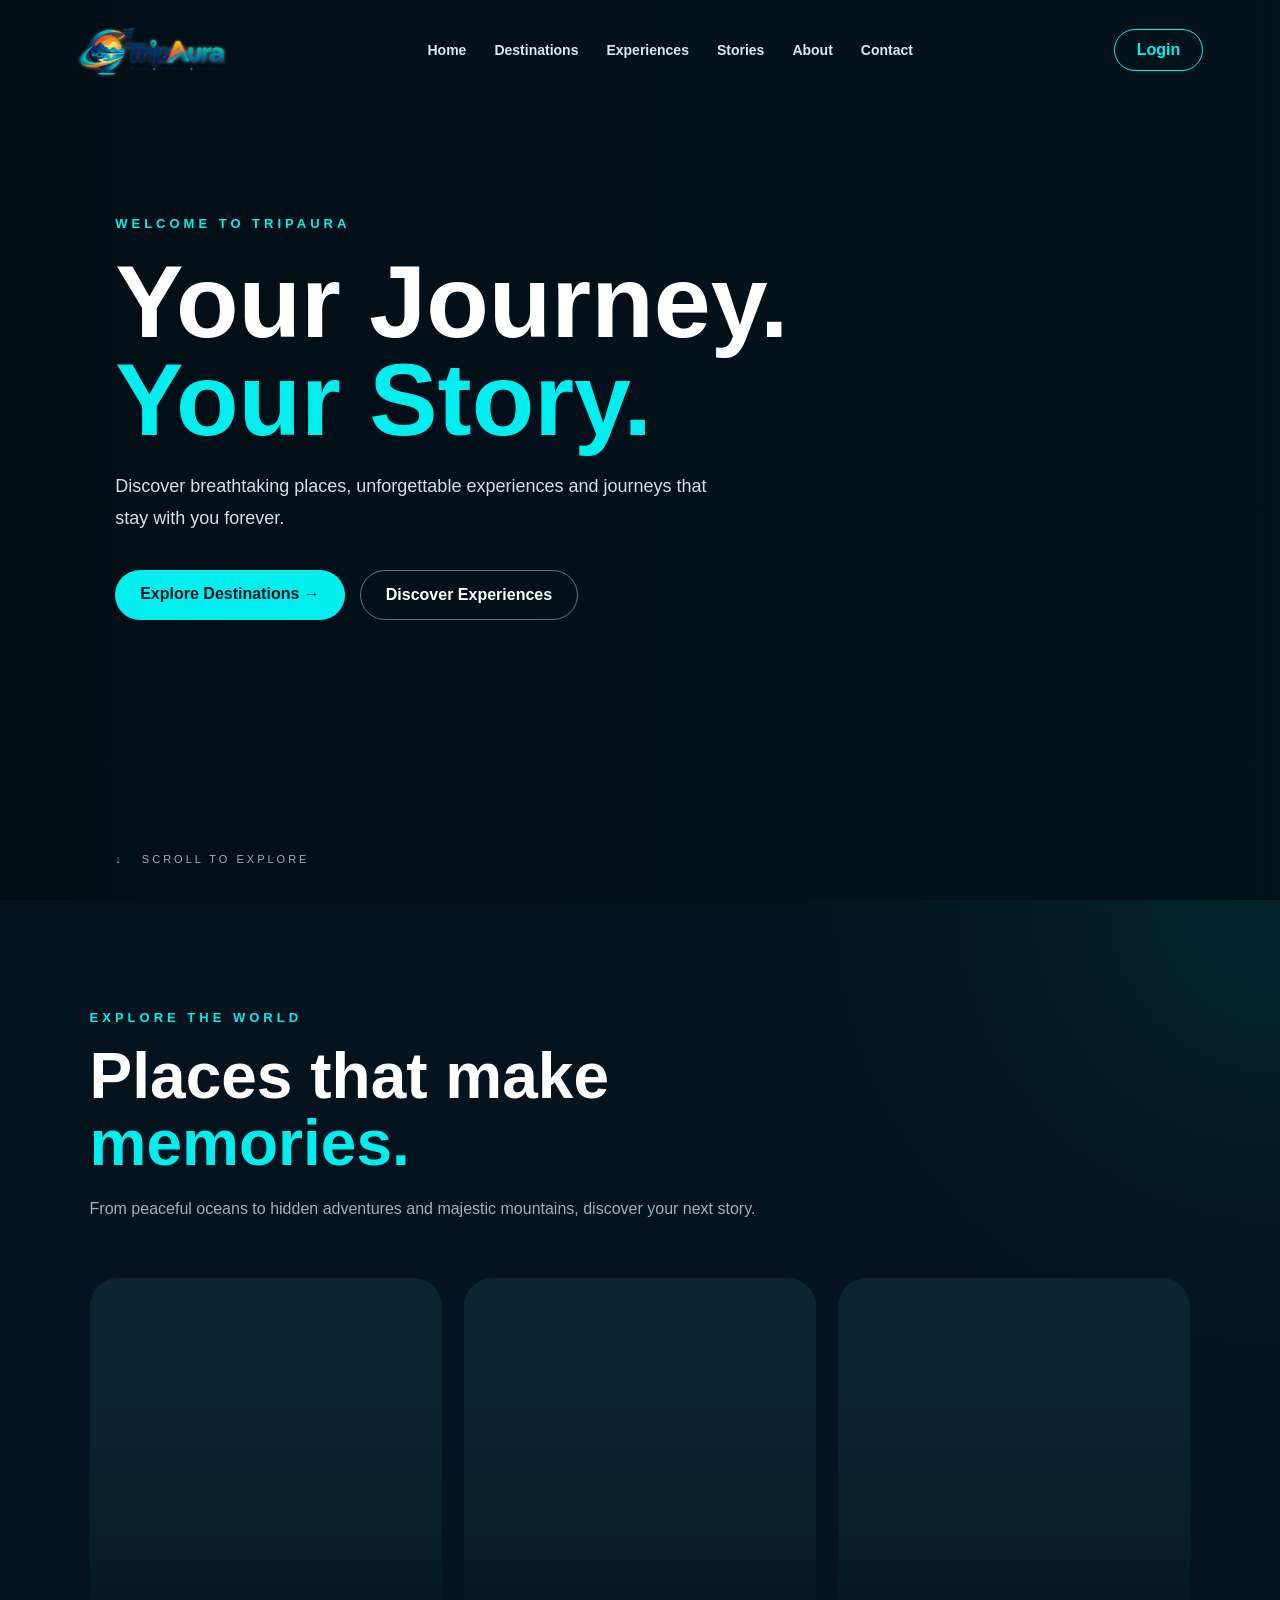
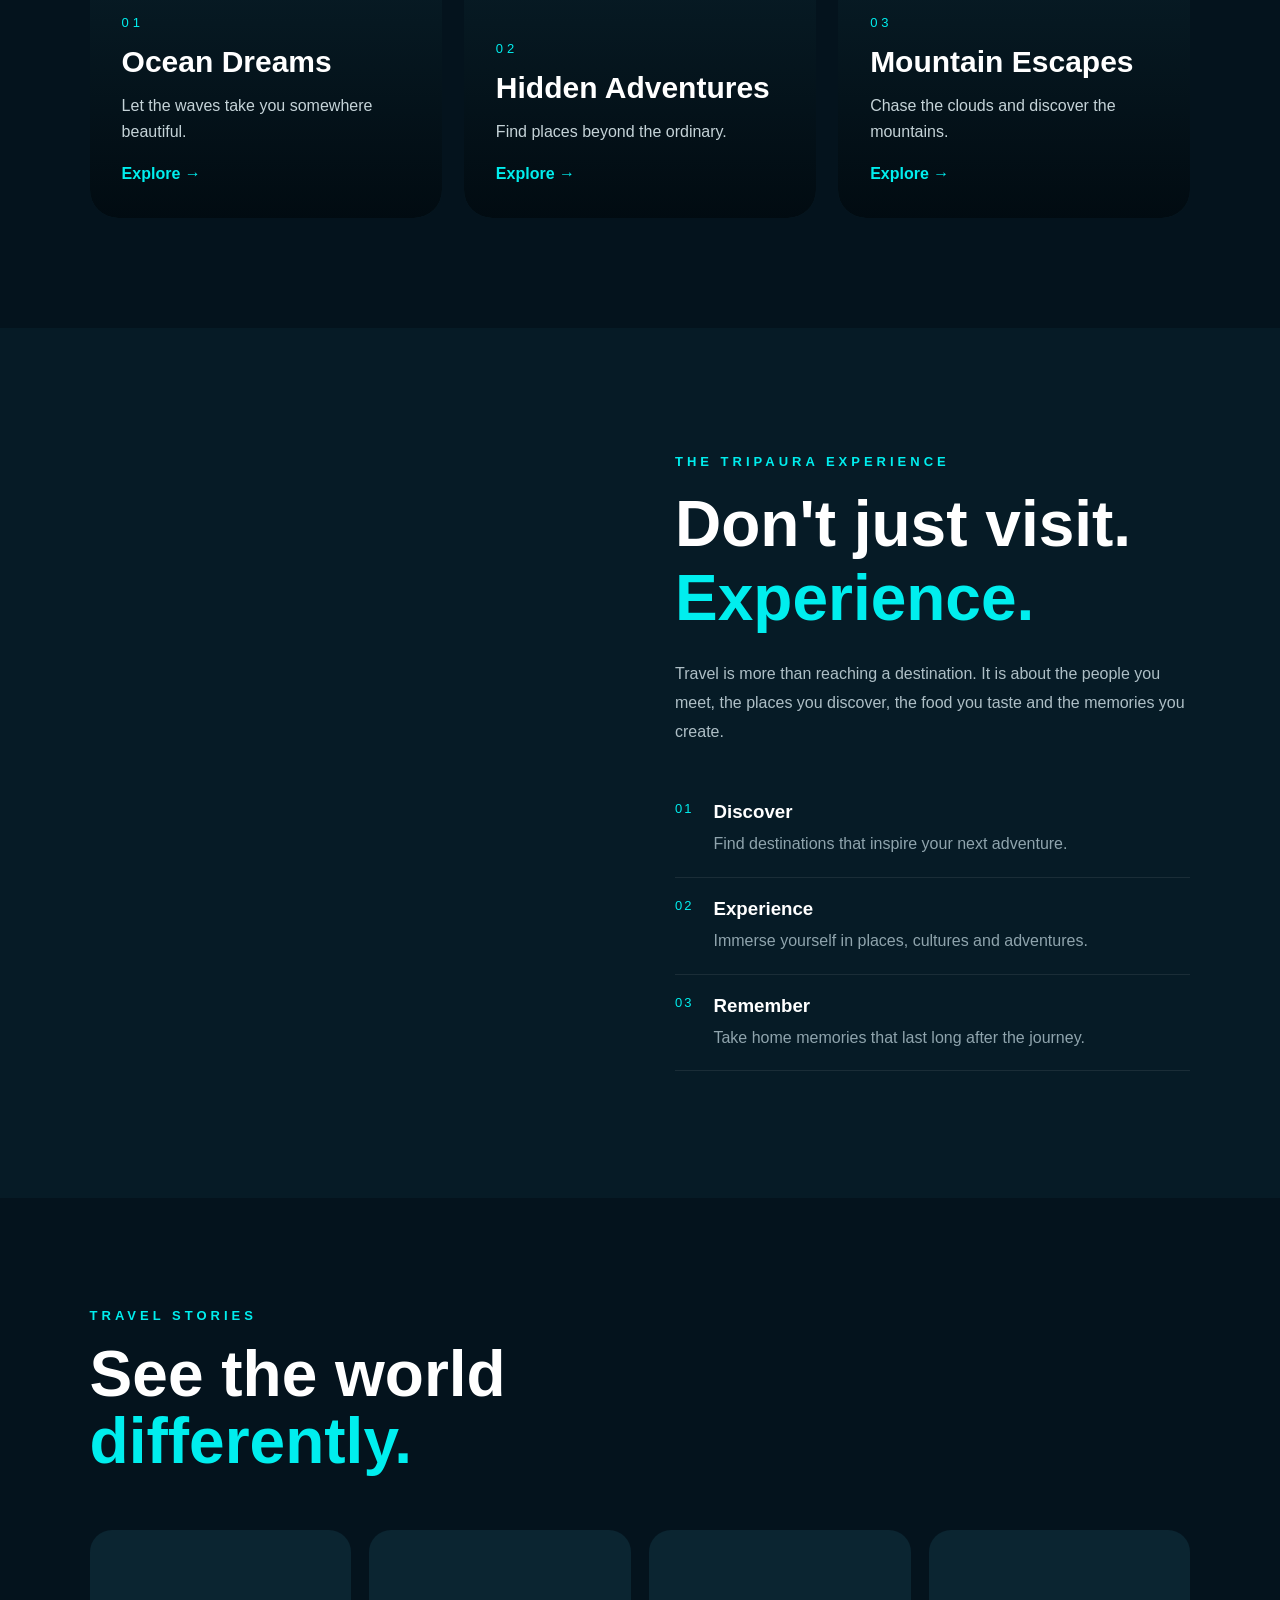
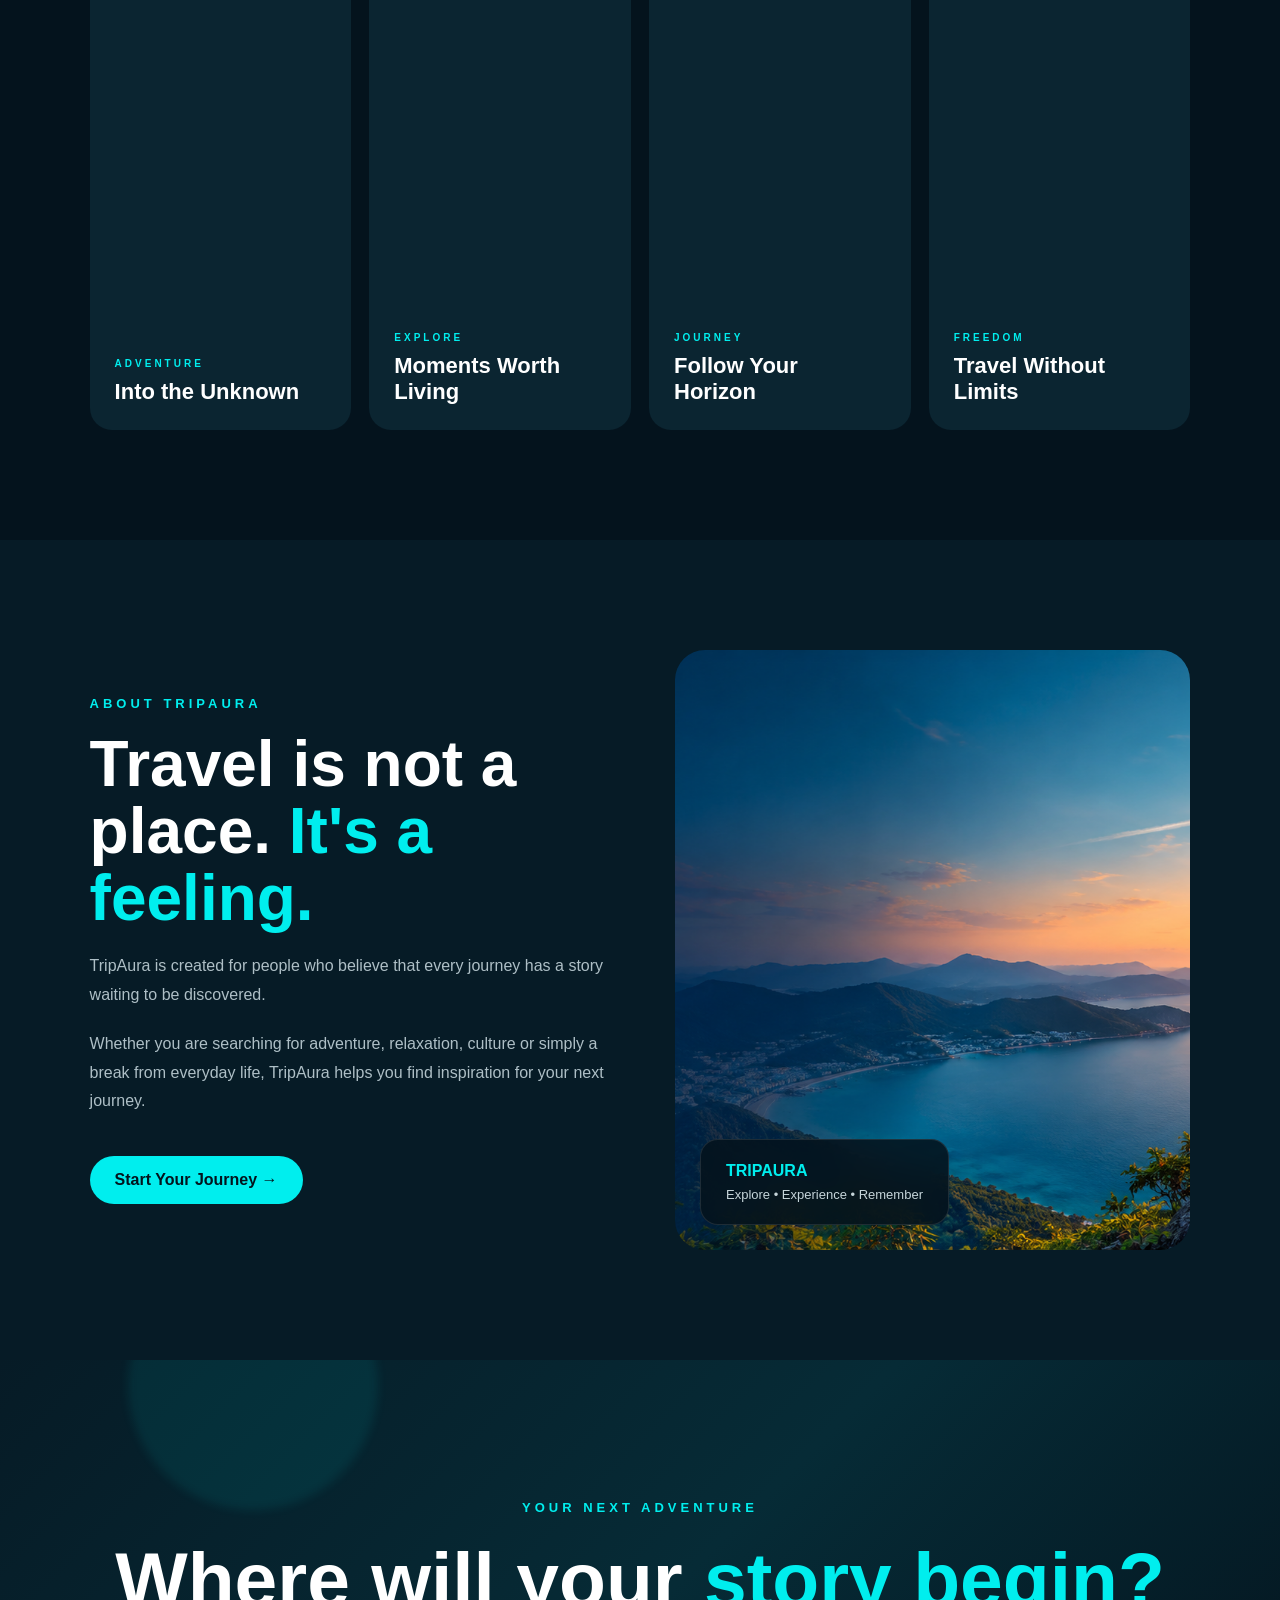
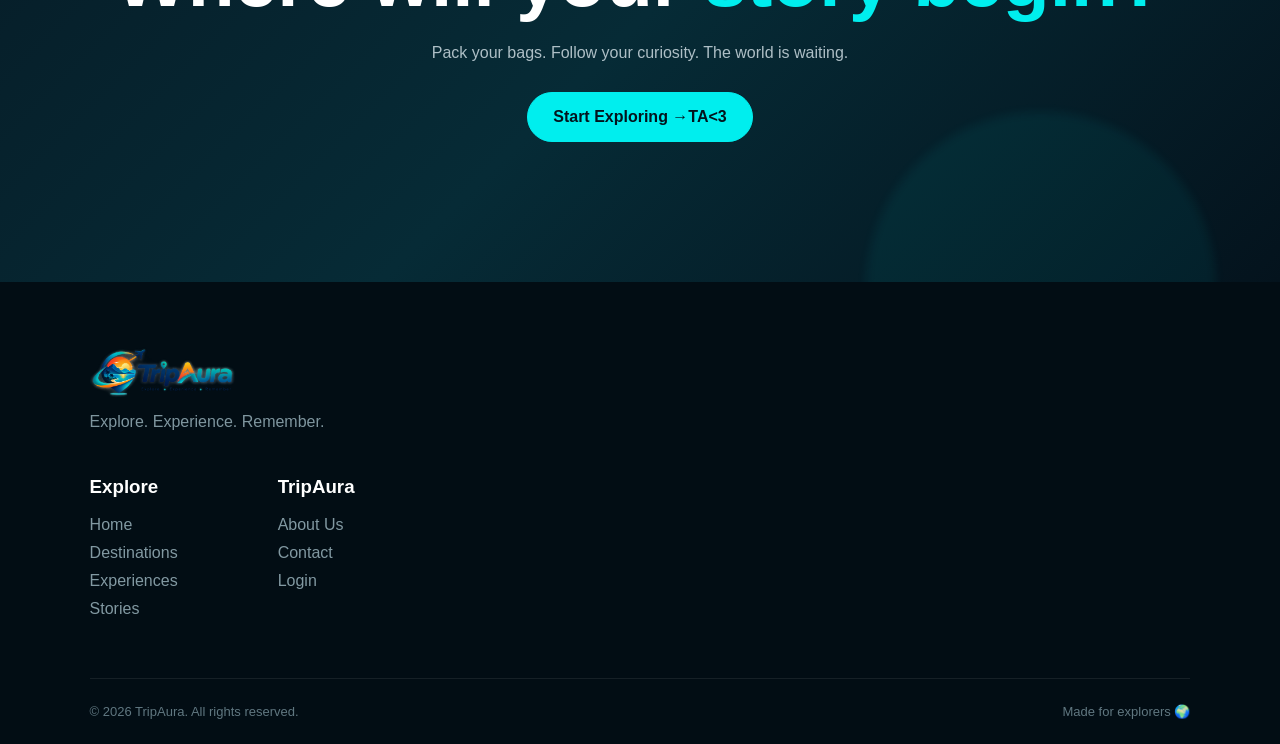
<file: index.html>
<!DOCTYPE html>
<html lang="en">

<head>

    <meta charset="UTF-8">

    <meta name="viewport"
          content="width=device-width, initial-scale=1.0">

    <title>TripAura | Explore. Experience. Remember.</title>

    <link rel="stylesheet" href="Style.css">

</head>

<body>

<header class="hero" id="home">

    <video class="hero-video"
           autoplay
           muted
           loop
           playsinline
           preload="auto">

        <source src="5198956-uhd_2160_4096_25fps.mp4"
                type="video/mp4">

    </video>


    <div class="hero-overlay"></div>


    <nav class="navbar">

        <a href="#home" class="logo">

            <img src="no bg tripaura.jpg"
                 alt="TripAura Logo">

        </a>


        <div class="menu-bar">

            <a href="#home">Home</a>

            <a href="#destinations">
                Destinations
            </a>

            <a href="#experiences">
                Experiences
            </a>

            <a href="#stories">
                Stories
            </a>

            <a href="#about">
                About
            </a>

            <a href="#contact">
                Contact
            </a>

        </div>


        <a href="login.html"
           class="login-button">

            Login

        </a>

    </nav>

    <div class="hero-content">

        <p class="small-title">
            WELCOME TO TRIPAURA
        </p>


        <h1>

            Your Journey.
            <span>Your Story.</span>

        </h1>


        <p class="hero-text">

            Discover breathtaking places,
            unforgettable experiences and
            journeys that stay with you forever.

        </p>


        <div class="hero-buttons">

            <a href="#destinations"
               class="primary-button">

                Explore Destinations →

            </a>


            <a href="#experiences"
               class="secondary-button">

                Discover Experiences

            </a>

        </div>

    </div>


    <div class="scroll-text">

        ↓ &nbsp; SCROLL TO EXPLORE

    </div>

</header>

<section class="destinations section"
         id="destinations">


    <div class="section-heading">

        <p class="section-tag">
            EXPLORE THE WORLD
        </p>


        <h2>

            Places that make
            <span>memories.</span>

        </h2>


        <p>

            From peaceful oceans to hidden
            adventures and majestic mountains,
            discover your next story.

        </p>

    </div>



    <div class="destination-grid">

        <article class="destination-card">

            <video muted
                   loop
                   playsinline
                   preload="auto"
                   autoplay>

                <source
                    src="12230297_3840_2160_24fps.mp4"
                    type="video/mp4">

            </video>


            <div class="card-overlay"></div>


            <div class="card-content">

                <span>01</span>

                <h3>
                    Ocean Dreams
                </h3>

                <p>
                    Let the waves take you
                    somewhere beautiful.
                </p>


                <a href="ocean.html" class="explore-button">
                    Explore →
                </a>

            </div>

        </article>

        <article class="destination-card">

            <video muted
                   loop
                   playsinline
                   preload="auto"
                   autoplay>

                <source
                    src="15327194-uhd_4032_1704_24fps.mp4"
                    type="video/mp4">

            </video>


            <div class="card-overlay"></div>


            <div class="card-content">

                <span>02</span>

                <h3>
                    Hidden Adventures
                </h3>

                <p>
                    Find places beyond
                    the ordinary.
                </p>


                <a href="hidden.html" class="explore-button">
                    Explore →
                </a>

            </div>

        </article>

        <article class="destination-card">

            <video muted
                   loop
                   playsinline
                   preload="auto"
                   autoplay>

                <source
                    src="12344963_1920_1080_25fps (1).mp4"
                    type="video/mp4">
                    

            </video>


            <div class="card-overlay"></div>


            <div class="card-content">

                <span>03</span>

                <h3>
                    Mountain Escapes
                </h3>

                <p>
                    Chase the clouds and
                    discover the mountains.
                </p>


                <a href="mountain.html" class="explore-button">
                    Explore →
                </a>

            </div>

        </article>

    </div>

</section>

<section class="experience section"
         id="experiences">


    <div class="experience-image">

        <video autoplay
               muted
               loop
               playsinline
               preload="auto"
               autoplay>

            <source
                src="13412113_1440_2560_30fps.mp4"
                type="video/mp4">

        </video>

    </div>



    <div class="experience-content">

        <p class="section-tag">
            THE TRIPAURA EXPERIENCE
        </p>


        <h2>

            Don't just visit.
            <span>Experience.</span>

        </h2>


        <p>

            Travel is more than reaching
            a destination.

            It is about the people you meet,
            the places you discover,
            the food you taste and the
            memories you create.

        </p>


        <div class="features">


            <div class="feature">

                <div class="feature-number">
                    01
                </div>

                <div>

                    <h3>
                        Discover
                    </h3>

                    <p>
                        Find destinations that
                        inspire your next adventure.
                    </p>

                </div>

            </div>



            <div class="feature">

                <div class="feature-number">
                    02
                </div>

                <div>

                    <h3>
                        Experience
                    </h3>

                    <p>
                        Immerse yourself in places,
                        cultures and adventures.
                    </p>

                </div>

            </div>



            <div class="feature">

                <div class="feature-number">
                    03
                </div>

                <div>

                    <h3>
                        Remember
                    </h3>

                    <p>
                        Take home memories that
                        last long after the journey.
                    </p>

                </div>

            </div>


        </div>

    </div>

</section>

<section class="showcase section"
         id="stories">


    <div class="section-heading">

        <p class="section-tag">
            TRAVEL STORIES
        </p>


        <h2>

            See the world
            <span>differently.</span>

        </h2>

    </div>



    <div class="video-grid">


        <div class="showcase-video">

            <video muted
                   loop
                   playsinline
                   preload="auto"
                   autoplay>

                <source
                    src="13608750_1080_1924_60fps.mp4"
                    type="video/mp4">

            </video>


            <div class="video-label">

                <span>
                    ADVENTURE
                </span>

                <h3>
                    Into the Unknown
                </h3>

            </div>

        </div>



        <div class="showcase-video">

            <video muted
                   loop
                   playsinline
                   preload="auto"
                   autoplay>

                <source
                    src="13910766_1080_1920_30fps.mp4"
                    type="video/mp4">

            </video>


            <div class="video-label">

                <span>
                    EXPLORE
                </span>

                <h3>
                    Moments Worth Living
                </h3>

            </div>

        </div>



        <div class="showcase-video">

            <video muted
                   loop
                   playsinline
                   preload="auto"
                   autoplay>

                <source
                    src="15740228_2160_3840_30fps.mp4"
                    type="video/mp4">

            </video>


            <div class="video-label">

                <span>
                    JOURNEY
                </span>

                <h3>
                    Follow Your Horizon
                </h3>

            </div>

        </div>



        <div class="showcase-video">

            <video muted
                   loop
                   playsinline
                   preload="auto"
                   autoplay>

                <source
                    src="16821803_2160_3840_60fps.mp4"
                    type="video/mp4">

            </video>


            <div class="video-label">

                <span>
                    FREEDOM
                </span>

                <h3>
                    Travel Without Limits
                </h3>

            </div>

        </div>

    </div>

</section>

<section class="about section"
         id="about">


    <div class="about-content">

        <p class="section-tag">
            ABOUT TRIPAURA
        </p>


        <h2>

            Travel is not a place.
            <span>It's a feeling.</span>

        </h2>


        <p>

            TripAura is created for people
            who believe that every journey
            has a story waiting to be discovered.

        </p>


        <p>

            Whether you are searching for
            adventure, relaxation, culture
            or simply a break from everyday life,
            TripAura helps you find inspiration
            for your next journey.

        </p>


        <a href="#contact"
           class="primary-button">

            Start Your Journey →

        </a>

    </div>



    <div class="about-image">

        <img src="bg.jpg"
             alt="TripAura travel destination">


        <div class="floating-card">

            <strong>
                TRIPAURA
            </strong>

            <p>
                Explore • Experience • Remember
            </p>

        </div>

    </div>

</section>

<section class="cta"
         id="contact">


    <div class="cta-overlay"></div>


    <div class="cta-content">

        <p class="section-tag">
            YOUR NEXT ADVENTURE
        </p>


        <h2>

            Where will your
            <span>story begin?</span>

        </h2>


        <p>

            Pack your bags.
            Follow your curiosity.
            The world is waiting.

        </p>


        <a href="login.html" class="login-button primary-button">

            Start Exploring →TA<3

        </a>

    </div>

</section>
<footer>


    <div class="footer-brand">

        <img src="no bg tripaura.jpg"
             alt="TripAura Logo">

        <p>
            Explore. Experience. Remember.
        </p>

    </div>



    <div class="footer-links">


        <div>

            <h3>
                Explore
            </h3>

            <a href="#home">
                Home
            </a>

            <a href="#destinations">
                Destinations
            </a>

            <a href="#experiences">
                Experiences
            </a>

            <a href="#stories">
                Stories
            </a>

        </div>



        <div>

            <h3>
                TripAura
            </h3>

            <a href="#about">
                About Us
            </a>

            <a href="#contact">
                Contact
            </a>

            <a href="login.html">
                Login
            </a>

        </div>

    </div>



    <div class="footer-bottom">

        <p>
            © 2026 TripAura.
            All rights reserved.
        </p>

        <p>
            Made for explorers 🌍
        </p>

    </div>

</footer>


</body>

</html>
</file>
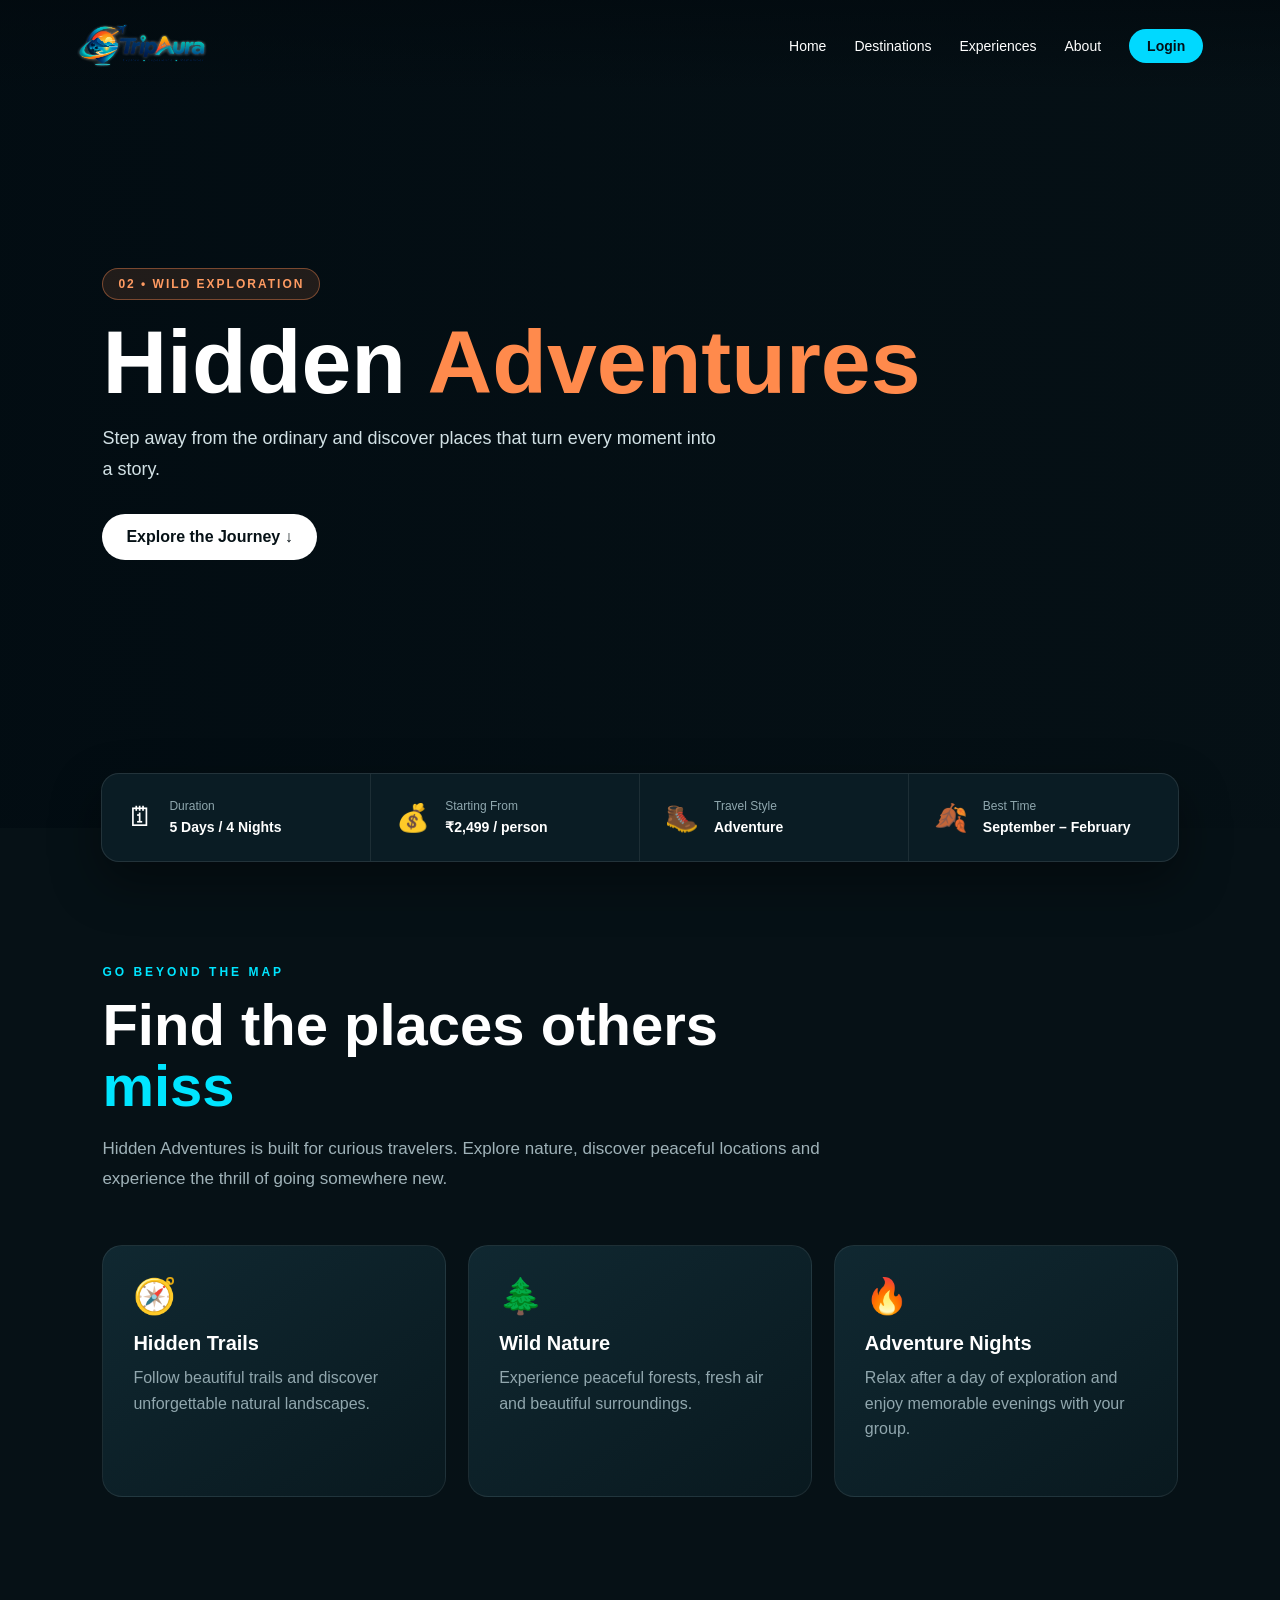
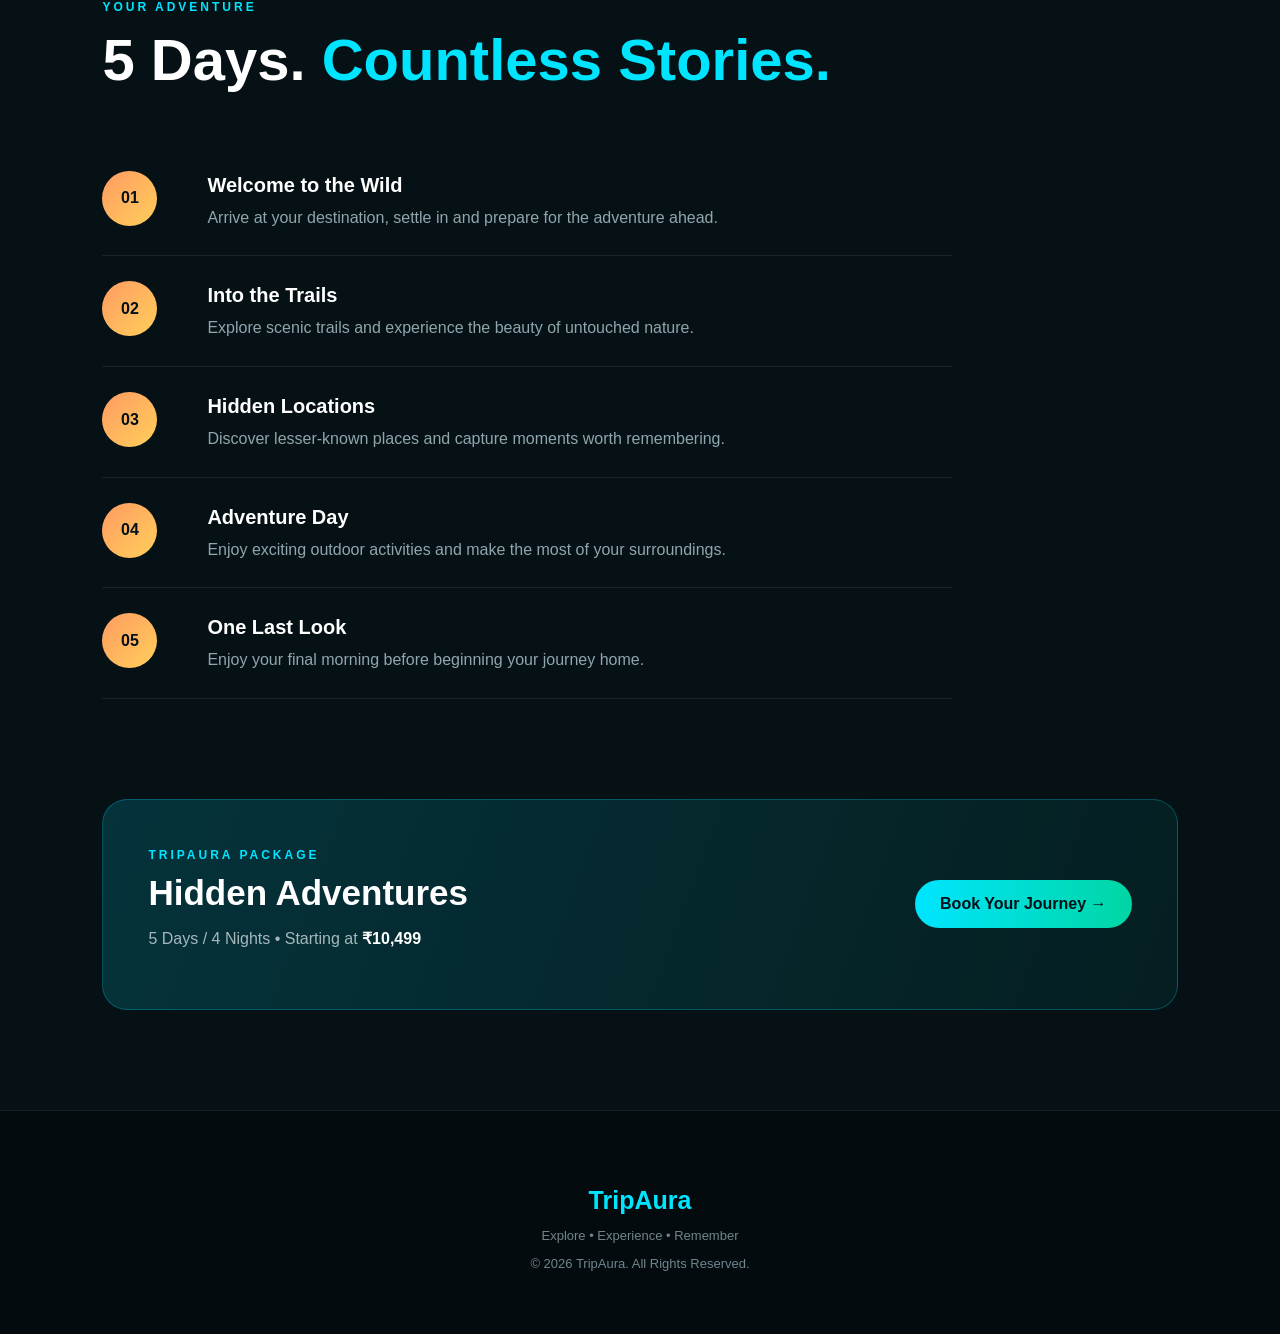
<file: hidden.html>
<!DOCTYPE html>
<html lang="en">
<head>
    <meta charset="UTF-8">
    <meta name="viewport" content="width=device-width, initial-scale=1.0">

    <title>TripAura | Hidden Adventures</title>

    <link rel="stylesheet" href="style2.css">
</head>

<body class="destination-page adventure-page">

    <header class="destination-nav">

        <a href="index.html" class="brand">
            <img src="no bg tripaura.jpg" alt="TripAura Logo">
        </a>

        <nav>
            <a href="index.html">Home</a>
            <a href="index.html#destinations">Destinations</a>
            <a href="index.html#experiences">Experiences</a>
            <a href="index.html#about">About</a>
            <a href="login.html" class="nav-login">Login</a>
        </nav>

    </header>

    <section class="destination-hero">

        <video autoplay muted loop playsinline>
            <source src="15327194-uhd_4032_1704_24fps.mp4" type="video/mp4">
        </video>

        <div class="destination-overlay"></div>

        <div class="destination-hero-content">

            <span class="destination-tag">02 • WILD EXPLORATION</span>

            <h1>Hidden <span>Adventures</span></h1>

            <p>
                Step away from the ordinary and discover places
                that turn every moment into a story.
            </p>

            <a href="#package" class="hero-explore">
                Explore the Journey ↓
            </a>

        </div>

    </section>

    <section class="quick-info" id="package">

        <div class="info-box">
            <span>🗓</span>
            <div>
                <small>Duration</small>
                <strong>5 Days / 4 Nights</strong>
            </div>
        </div>

        <div class="info-box">
            <span>💰</span>
            <div>
                <small>Starting From</small>
                <strong>₹2,499 / person</strong>
            </div>
        </div>

        <div class="info-box">
            <span>🥾</span>
            <div>
                <small>Travel Style</small>
                <strong>Adventure</strong>
            </div>
        </div>

        <div class="info-box">
            <span>🍂</span>
            <div>
                <small>Best Time</small>
                <strong>September – February</strong>
            </div>
        </div>

    </section>

    <section class="destination-content">

        <div class="content-heading">

            <span>GO BEYOND THE MAP</span>

            <h2>Find the places others <em>miss</em></h2>

            <p>
                Hidden Adventures is built for curious travelers.
                Explore nature, discover peaceful locations and
                experience the thrill of going somewhere new.
            </p>

        </div>


        <div class="highlight-grid">

            <div class="highlight-card">
                <div class="highlight-icon">🧭</div>
                <h3>Hidden Trails</h3>
                <p>
                    Follow beautiful trails and discover unforgettable
                    natural landscapes.
                </p>
            </div>

            <div class="highlight-card">
                <div class="highlight-icon">🌲</div>
                <h3>Wild Nature</h3>
                <p>
                    Experience peaceful forests, fresh air and
                    beautiful surroundings.
                </p>
            </div>

            <div class="highlight-card">
                <div class="highlight-icon">🔥</div>
                <h3>Adventure Nights</h3>
                <p>
                    Relax after a day of exploration and enjoy
                    memorable evenings with your group.
                </p>
            </div>

        </div>

    </section>

    <section class="itinerary-section">

        <div class="section-title">
            <span>YOUR ADVENTURE</span>
            <h2>5 Days. <em>Countless Stories.</em></h2>
        </div>


        <div class="timeline">

            <div class="timeline-item">
                <div class="day">01</div>

                <div>
                    <h3>Welcome to the Wild</h3>
                    <p>
                        Arrive at your destination, settle in and
                        prepare for the adventure ahead.
                    </p>
                </div>
            </div>


            <div class="timeline-item">
                <div class="day">02</div>

                <div>
                    <h3>Into the Trails</h3>
                    <p>
                        Explore scenic trails and experience
                        the beauty of untouched nature.
                    </p>
                </div>
            </div>


            <div class="timeline-item">
                <div class="day">03</div>

                <div>
                    <h3>Hidden Locations</h3>
                    <p>
                        Discover lesser-known places and capture
                        moments worth remembering.
                    </p>
                </div>
            </div>


            <div class="timeline-item">
                <div class="day">04</div>

                <div>
                    <h3>Adventure Day</h3>
                    <p>
                        Enjoy exciting outdoor activities and
                        make the most of your surroundings.
                    </p>
                </div>
            </div>


            <div class="timeline-item">
                <div class="day">05</div>

                <div>
                    <h3>One Last Look</h3>
                    <p>
                        Enjoy your final morning before beginning
                        your journey home.
                    </p>
                </div>
            </div>

        </div>

    </section>

    <section class="package-section">

        <div class="package-box">

            <div>
                <span class="package-label">TRIPAURA PACKAGE</span>

                <h2>Hidden Adventures</h2>

                <p>
                    5 Days / 4 Nights • Starting at
                    <strong>₹10,499</strong>
                </p>
            </div>

            <a href="login.html" class="book-button">
                Book Your Journey →
            </a>

        </div>

    </section>


    <footer>
        <h3>TripAura</h3>
        <p>Explore • Experience • Remember</p>
        <p>© 2026 TripAura. All Rights Reserved.</p>
    </footer>

</body>
</html>
</file>
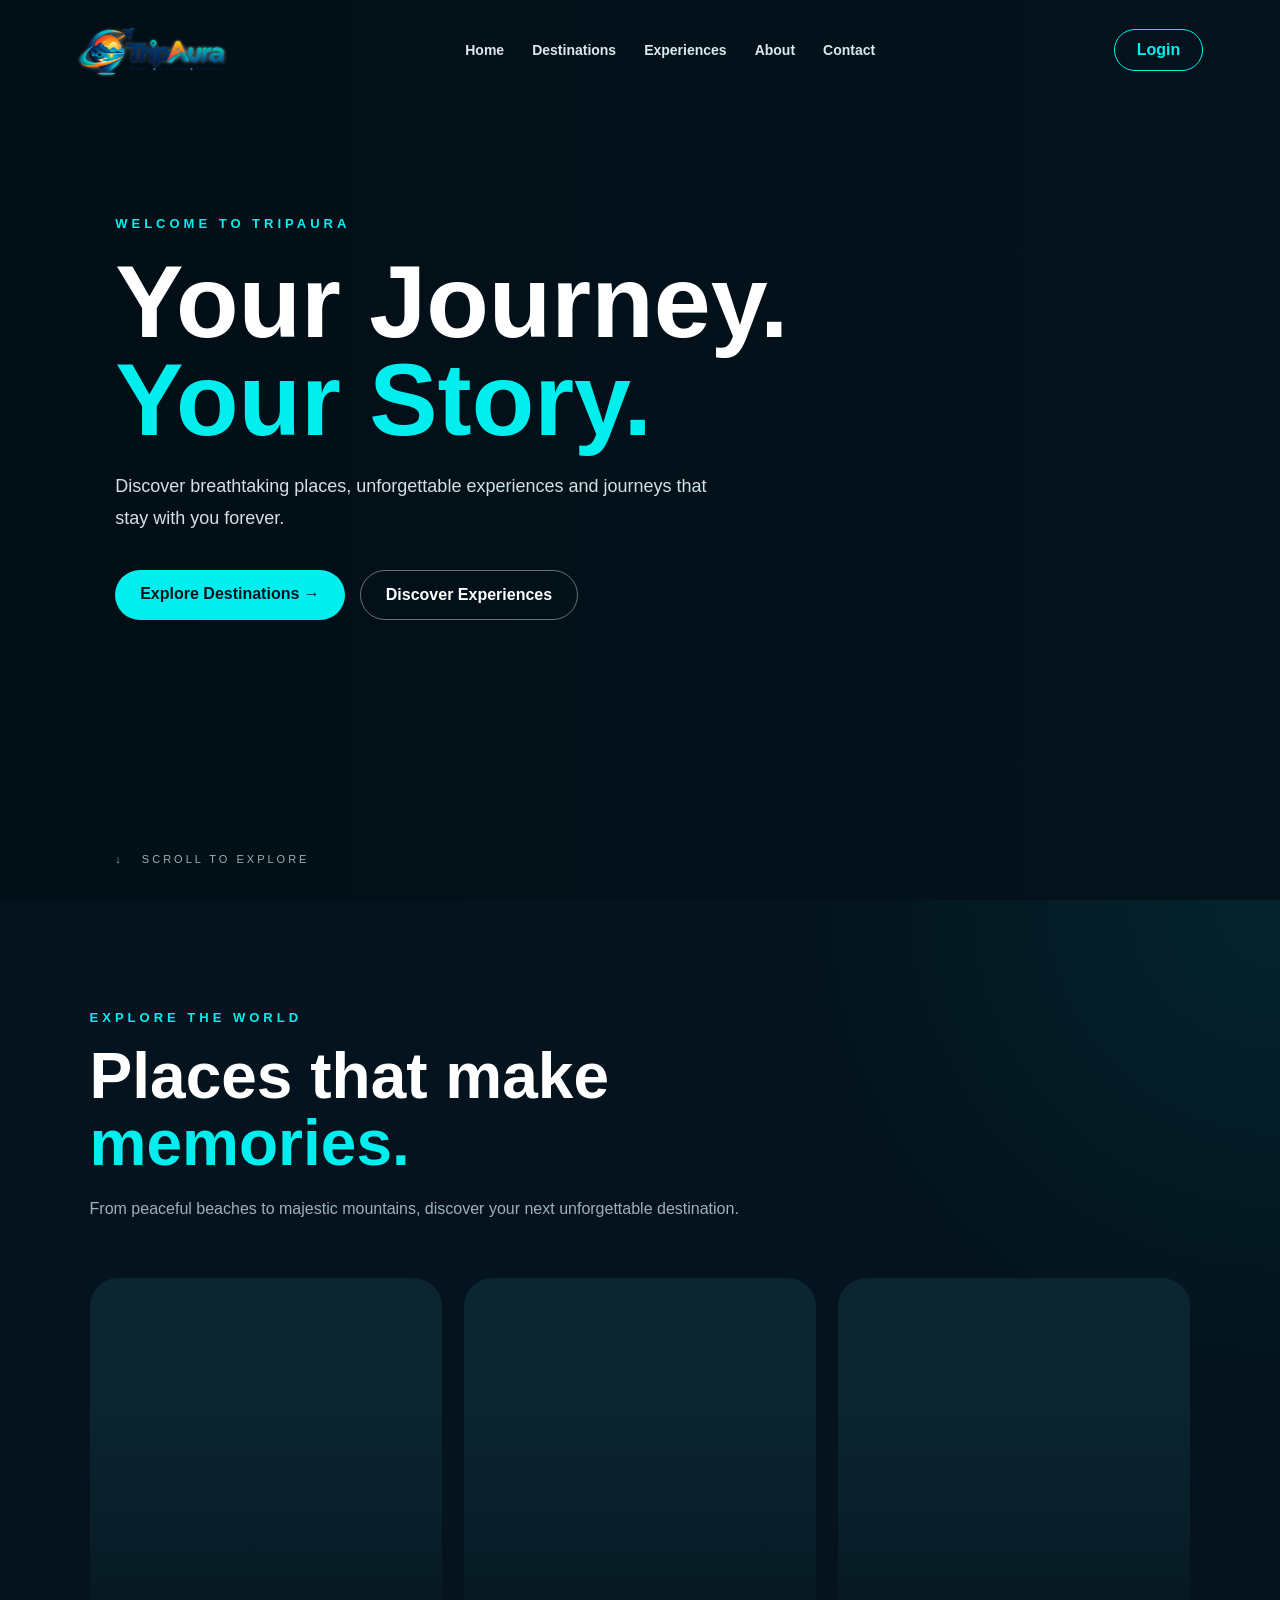
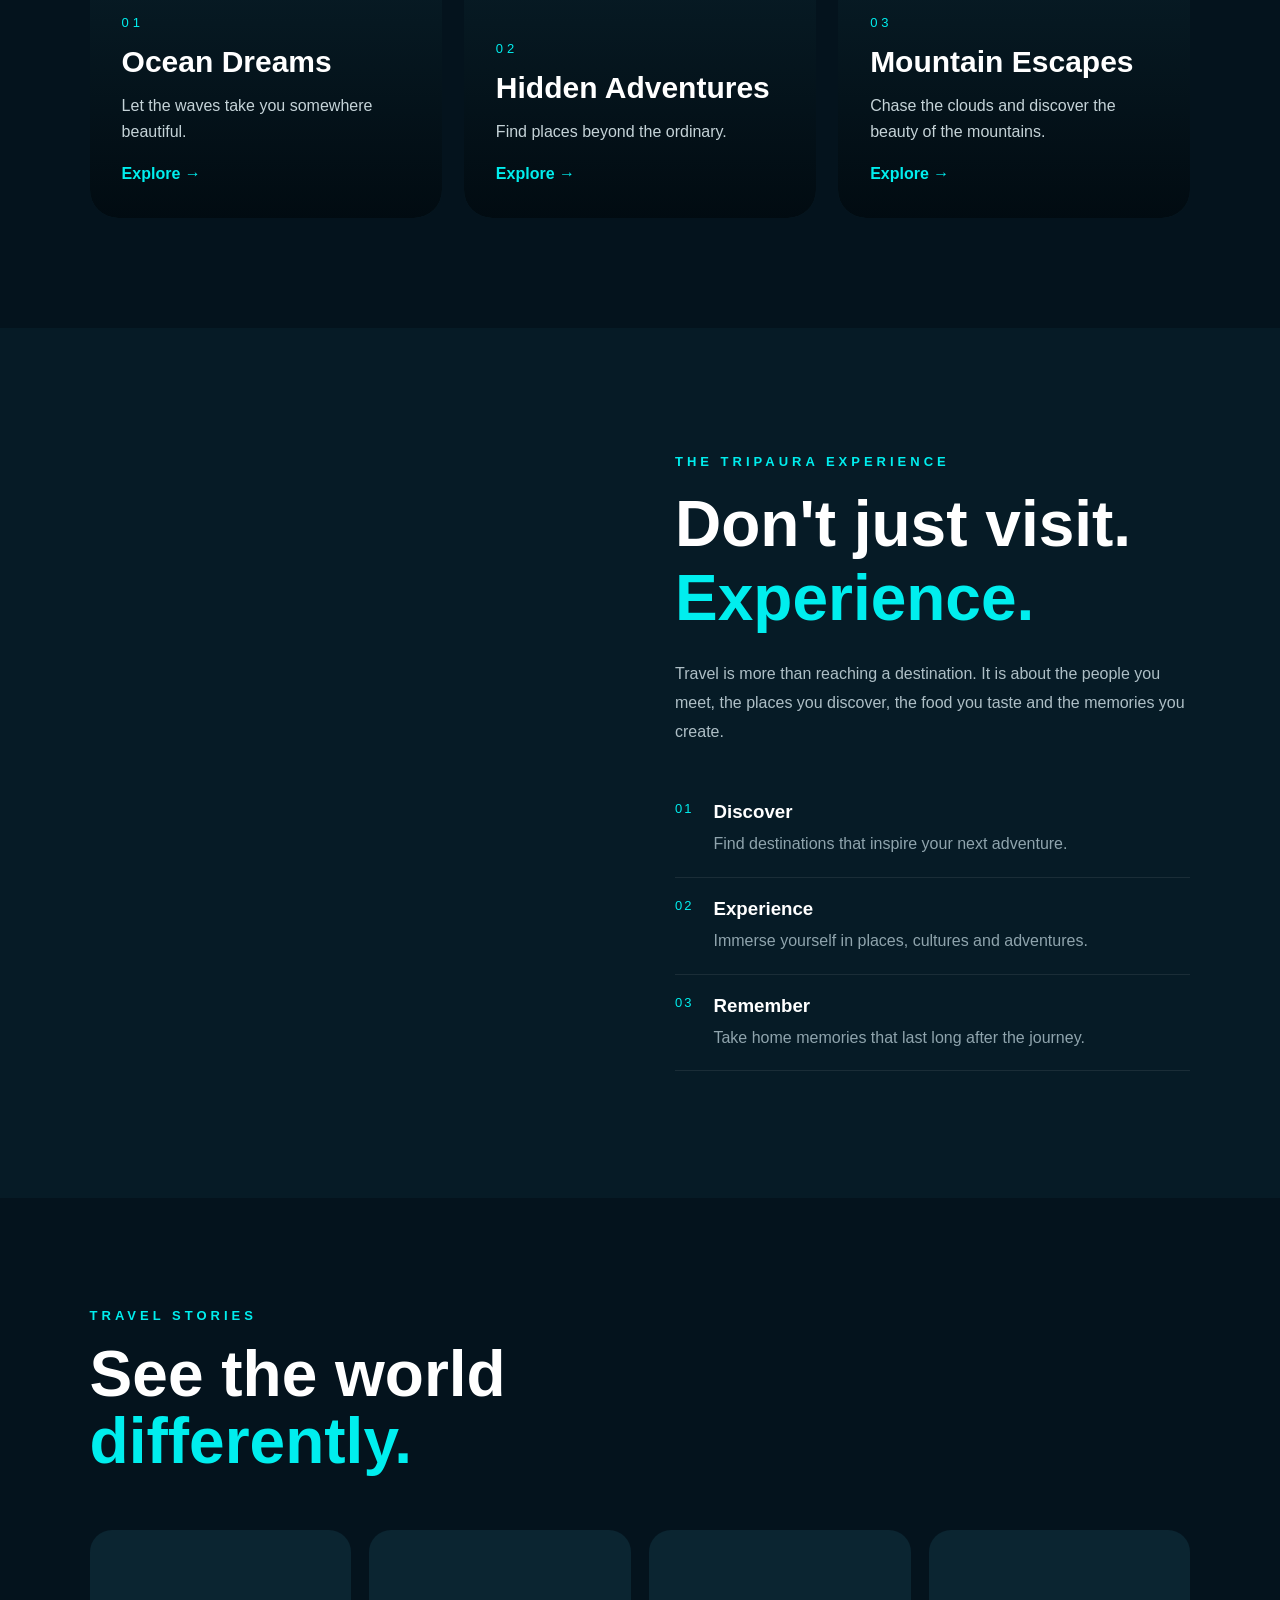
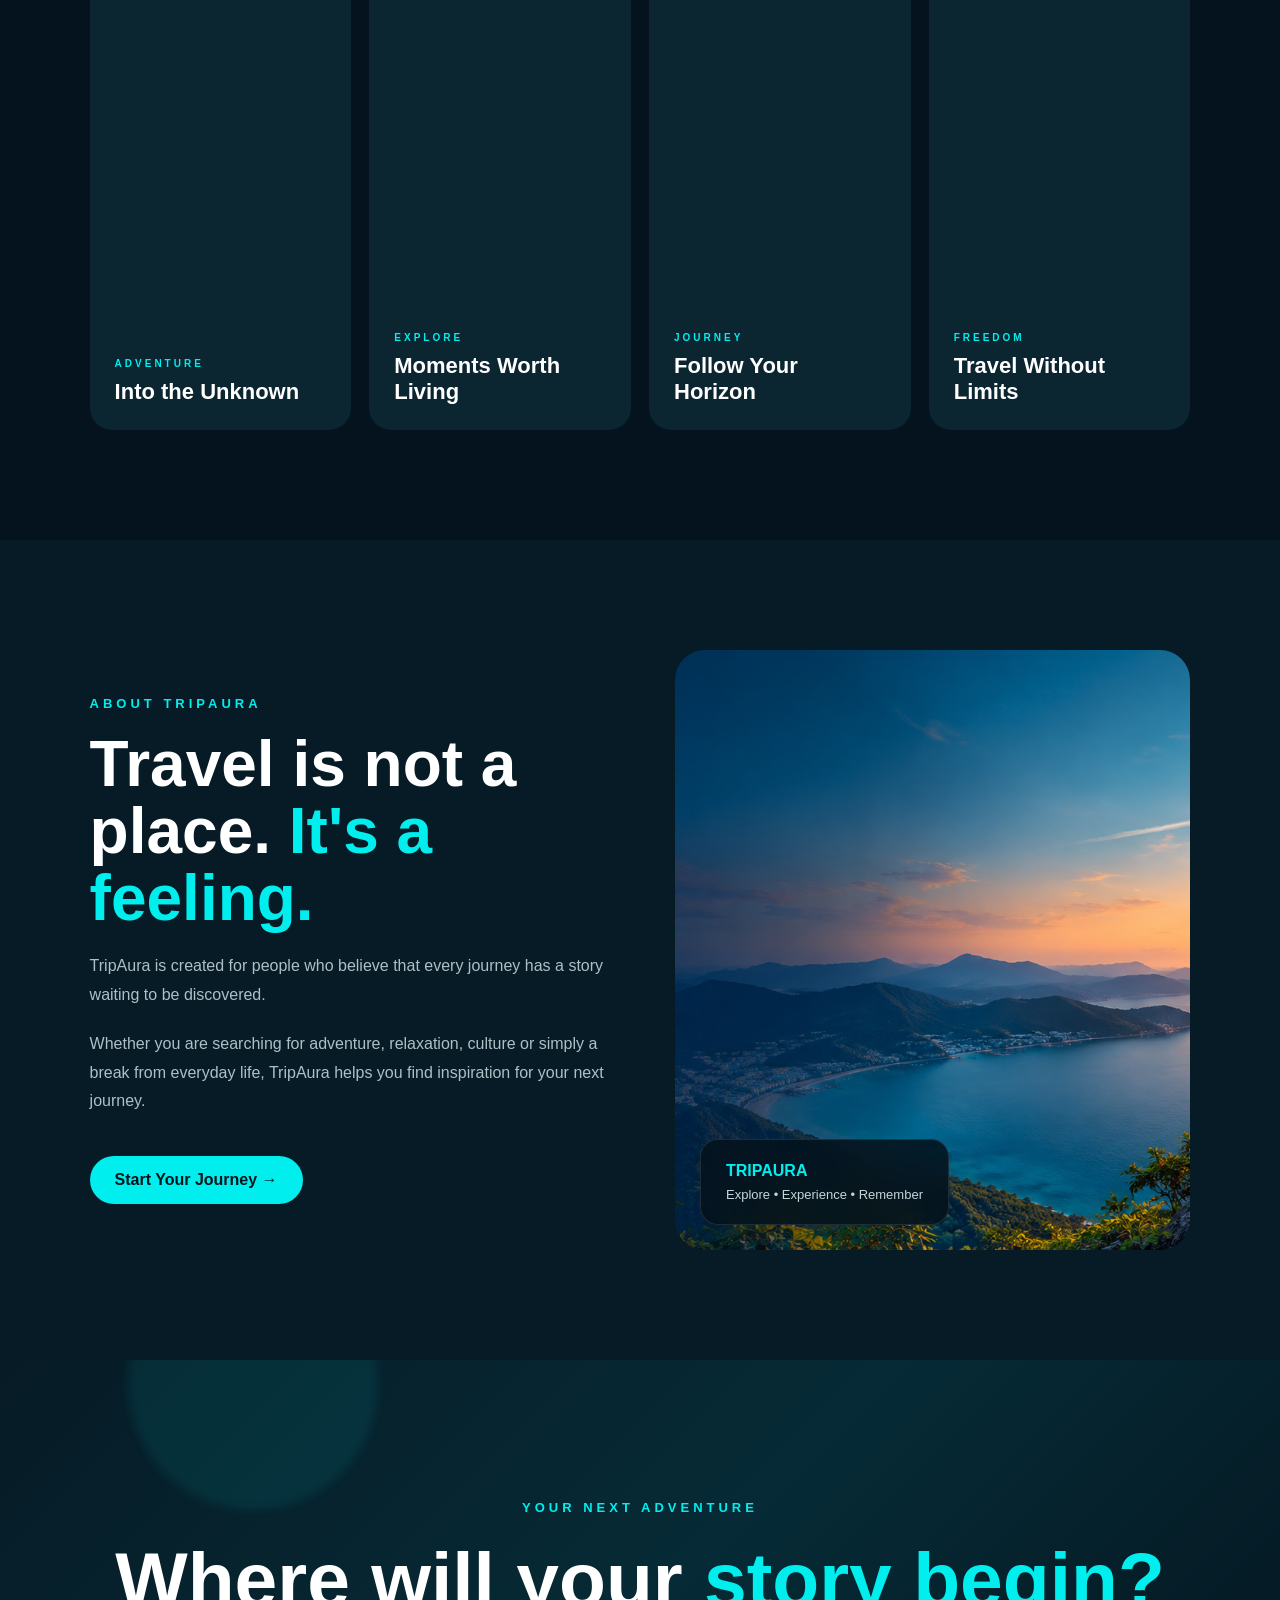
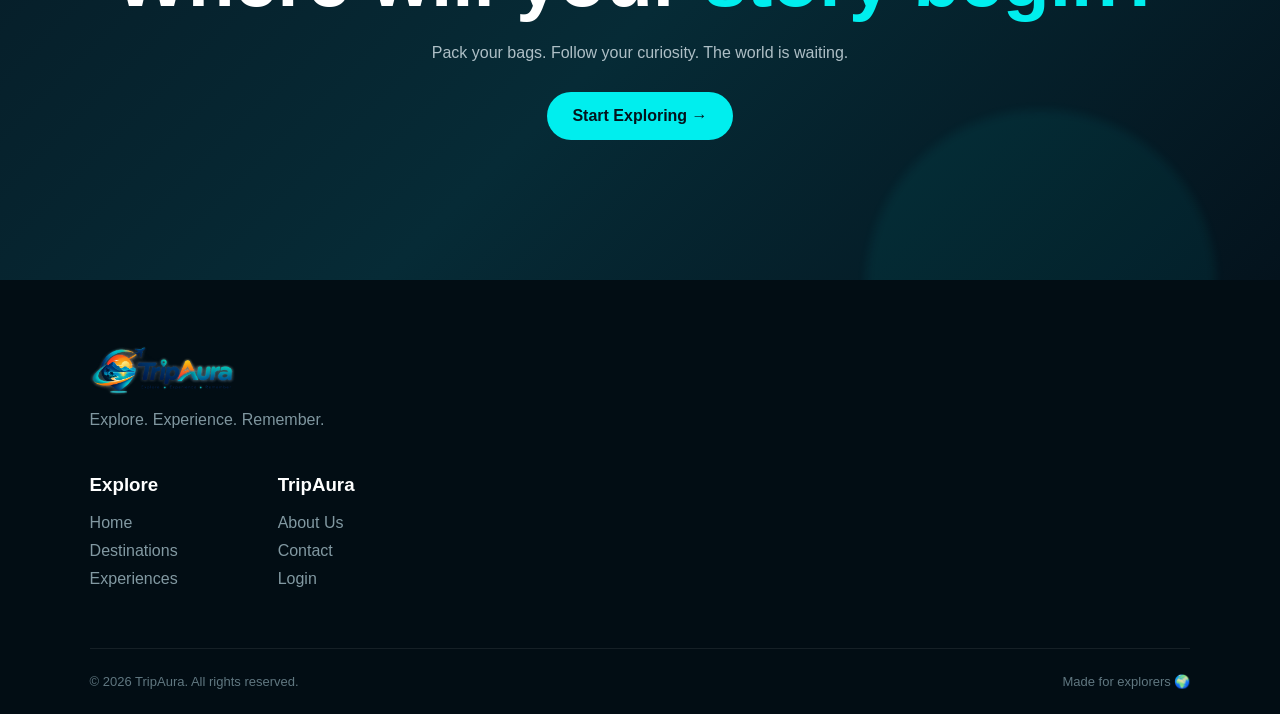
<file: home.html>
<!DOCTYPE html>
<html lang="en">

<head>
    <meta charset="UTF-8">
    <meta name="viewport" content="width=device-width, initial-scale=1.0">

    <title>TripAura | Explore. Experience. Remember.</title>

    <link rel="stylesheet" href="Style.css">
</head>

<body>

    <!-- ================= NAVBAR ================= -->

    <header class="hero" id="home">

        <video class="hero-video" autoplay muted loop playsinline>
            <source src="5198956-uhd_2160_4096_25fps.mp4" type="video/mp4">
        </video>

        <div class="hero-overlay"></div>

        <nav class="navbar">

            <a href="#home" class="logo">
                <img src="no bg tripaura.jpg" alt="TripAura Logo">
            </a>

            <div class="menu-bar">

                <a href="#home">Home</a>

                <a href="#destinations">Destinations</a>

                <a href="#experiences">Experiences</a>

                <a href="#about">About</a>

                <a href="#contact">Contact</a>

            </div>

            <a href="login.html" class="login-button">
                Login
            </a>

        </nav>


        <!-- ================= HERO ================= -->

        <section class="hero-content">

            <p class="small-title">WELCOME TO TRIPAURA</p>

            <h1>
                Your Journey.
                <span>Your Story.</span>
            </h1>

            <p class="hero-text">
                Discover breathtaking places, unforgettable experiences
                and journeys that stay with you forever.
            </p>

            <div class="hero-buttons">

                <a href="#destinations" class="primary-button">
                    Explore Destinations →
                </a>

                <a href="#experiences" class="secondary-button">
                    Discover Experiences
                </a>

            </div>

        </section>

        <div class="scroll-text">
            ↓ &nbsp; SCROLL TO EXPLORE
        </div>

    </header>


    <!-- ================= DESTINATIONS ================= -->

    <section class="destinations section" id="destinations">

        <div class="section-heading">

            <p class="section-tag">
                EXPLORE THE WORLD
            </p>

            <h2>
                Places that make
                <span>memories.</span>
            </h2>

            <p>
                From peaceful beaches to majestic mountains,
                discover your next unforgettable destination.
            </p>

        </div>


        <div class="destination-grid">


            <!-- ========== 01 OCEAN ========== -->

            <article class="destination-card">

                <video autoplay muted loop playsinline>
                    <source src="12230297_3840_2160_24fps.mp4" type="video/mp4">
                </video>

                <div class="card-overlay"></div>

                <div class="card-content">

                    <span>01</span>

                    <h3>
                        Ocean Dreams
                    </h3>

                    <p>
                        Let the waves take you somewhere beautiful.
                    </p>

                    <a href="#">
                        Explore →
                    </a>

                </div>

            </article>


            <!-- ========== 02 HIDDEN ADVENTURES ========== -->

            <article class="destination-card">

                <video autoplay muted loop playsinline>
                    <source src="15327194-uhd_4032_1704_24fps.mp4" type="video/mp4">
                </video>

                <div class="card-overlay"></div>

                <div class="card-content">

                    <span>02</span>

                    <h3>
                        Hidden Adventures
                    </h3>

                    <p>
                        Find places beyond the ordinary.
                    </p>

                    <a href="#">
                        Explore →
                    </a>

                </div>

            </article>


            <!-- ========== 03 MOUNTAIN ========== -->

            <article class="destination-card">

                <video autoplay muted loop playsinline>
                    <source src="12344963_1920_1080_25fps (1).mp4" type="video/mp4">
                </video>

                <div class="card-overlay"></div>

                <div class="card-content">

                    <span>03</span>

                    <h3>
                        Mountain Escapes
                    </h3>

                    <p>
                        Chase the clouds and discover the beauty of the mountains.
                    </p>

                    <a href="#">
                        Explore →
                    </a>

                </div>

            </article>

        </div>

    </section>


    <!-- ================= EXPERIENCES ================= -->

    <section class="experience section" id="experiences">

        <div class="experience-image">

            <video autoplay muted loop playsinline>
                <source src="13412113_1440_2560_30fps.mp4" type="video/mp4">
            </video>

        </div>


        <div class="experience-content">

            <p class="section-tag">
                THE TRIPAURA EXPERIENCE
            </p>

            <h2>
                Don't just visit.
                <span>Experience.</span>
            </h2>

            <p>
                Travel is more than reaching a destination.
                It is about the people you meet, the places you discover,
                the food you taste and the memories you create.
            </p>


            <div class="features">

                <div class="feature">

                    <div class="feature-number">
                        01
                    </div>

                    <div>
                        <h3>Discover</h3>

                        <p>
                            Find destinations that inspire your next adventure.
                        </p>
                    </div>

                </div>


                <div class="feature">

                    <div class="feature-number">
                        02
                    </div>

                    <div>
                        <h3>Experience</h3>

                        <p>
                            Immerse yourself in places, cultures and adventures.
                        </p>
                    </div>

                </div>


                <div class="feature">

                    <div class="feature-number">
                        03
                    </div>

                    <div>
                        <h3>Remember</h3>

                        <p>
                            Take home memories that last long after the journey.
                        </p>
                    </div>

                </div>

            </div>

        </div>

    </section>


    <!-- ================= TRAVEL STORIES ================= -->

    <section class="showcase section">

        <div class="section-heading">

            <p class="section-tag">
                TRAVEL STORIES
            </p>

            <h2>
                See the world
                <span>differently.</span>
            </h2>

        </div>


        <div class="video-grid">


            <div class="showcase-video">

                <video autoplay muted loop playsinline>
                    <source src="13608750_1080_1924_60fps.mp4" type="video/mp4">
                </video>

                <div class="video-label">

                    <span>ADVENTURE</span>

                    <h3>
                        Into the Unknown
                    </h3>

                </div>

            </div>


            <div class="showcase-video">

                <video autoplay muted loop playsinline>
                    <source src="13910766_1080_1920_30fps.mp4" type="video/mp4">
                </video>

                <div class="video-label">

                    <span>EXPLORE</span>

                    <h3>
                        Moments Worth Living
                    </h3>

                </div>

            </div>


            <div class="showcase-video">

                <video autoplay muted loop playsinline>
                    <source src="15740228_2160_3840_30fps.mp4" type="video/mp4">
                </video>

                <div class="video-label">

                    <span>JOURNEY</span>

                    <h3>
                        Follow Your Horizon
                    </h3>

                </div>

            </div>


            <div class="showcase-video">

                <video autoplay muted loop playsinline>
                    <source src="16821803_2160_3840_60fps.mp4" type="video/mp4">
                </video>

                <div class="video-label">

                    <span>FREEDOM</span>

                    <h3>
                        Travel Without Limits
                    </h3>

                </div>

            </div>

        </div>

    </section>


    <!-- ================= ABOUT ================= -->

    <section class="about section" id="about">

        <div class="about-content">

            <p class="section-tag">
                ABOUT TRIPAURA
            </p>

            <h2>
                Travel is not a place.
                <span>It's a feeling.</span>
            </h2>

            <p>
                TripAura is created for people who believe that every
                journey has a story waiting to be discovered.
            </p>

            <p>
                Whether you are searching for adventure, relaxation,
                culture or simply a break from everyday life,
                TripAura helps you find inspiration for your next journey.
            </p>

            <a href="#contact" class="primary-button">
                Start Your Journey →
            </a>

        </div>


        <div class="about-image">

            <img src="bg.jpg" alt="Beautiful travel destination">

            <div class="floating-card">

                <strong>
                    TRIPAURA
                </strong>

                <p>
                    Explore • Experience • Remember
                </p>

            </div>

        </div>

    </section>


    <!-- ================= CTA ================= -->

    <section class="cta" id="contact">

        <div class="cta-overlay"></div>

        <div class="cta-content">

            <p class="section-tag">
                YOUR NEXT ADVENTURE
            </p>

            <h2>
                Where will your
                <span>story begin?</span>
            </h2>

            <p>
                Pack your bags. Follow your curiosity.
                The world is waiting.
            </p>

            <a href="login.html" class="primary-button">
                Start Exploring →
            </a>

        </div>

    </section>


    <!-- ================= FOOTER ================= -->

    <footer>

        <div class="footer-brand">

            <img src="no bg tripaura.jpg" alt="TripAura Logo">

            <p>
                Explore. Experience. Remember.
            </p>

        </div>


        <div class="footer-links">

            <div>

                <h3>Explore</h3>

                <a href="#home">Home</a>

                <a href="#destinations">
                    Destinations
                </a>

                <a href="#experiences">
                    Experiences
                </a>

            </div>


            <div>

                <h3>TripAura</h3>

                <a href="#about">
                    About Us
                </a>

                <a href="#contact">
                    Contact
                </a>

                <a href="login.html">
                    Login
                </a>

            </div>

        </div>


        <div class="footer-bottom">

            <p>
                © 2026 TripAura. All rights reserved.
            </p>

            <p>
                Made for explorers 🌍
            </p>

        </div>

    </footer>

</body>
</html>
</file>
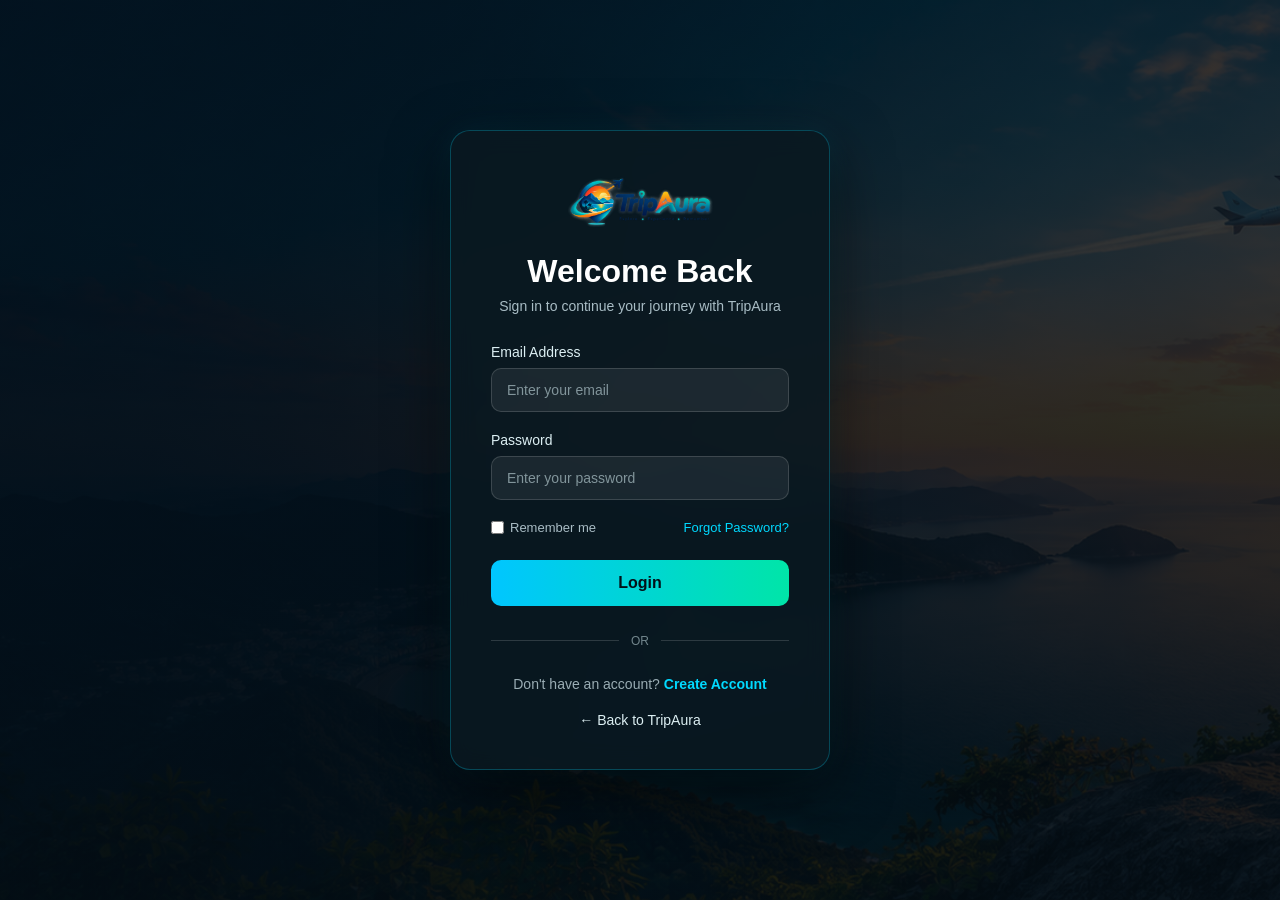
<file: login.html>
<!DOCTYPE html>
<html lang="en">
<head>
    <meta charset="UTF-8">
    <meta name="viewport" content="width=device-width, initial-scale=1.0">

    <title>TripAura | Login</title>

    <link rel="stylesheet" href="Style.css">
</head>

<body class="login-page">

    <div class="login-container">

        <div class="login-logo">
            <img src="no bg tripaura.jpg" alt="TripAura Logo">
        </div>

        <h1>Welcome Back</h1>

        <p class="login-subtitle">
            Sign in to continue your journey with TripAura
        </p>

        <form>

            <div class="input-group">
                <label for="email">Email Address</label>
                <input
                    type="email"
                    id="email"
                    placeholder="Enter your email"
                    required
                >
            </div>

            <div class="input-group">
                <label for="password">Password</label>
                <input
                    type="password"
                    id="password"
                    placeholder="Enter your password"
                    required
                >
            </div>

            <div class="login-options">

                <label class="remember">
                    <input type="checkbox">
                    Remember me
                </label>

                <a href="#">Forgot Password?</a>

            </div>

            <button type="submit" class="login-submit">
                Login
            </button>

        </form>

        <div class="divider">
            <span>OR</span>
        </div>

        <p class="signup-text">
            Don't have an account?
            <a href="#">Create Account</a>
        </p>

        <a href="index.html" class="back-home">
            ← Back to TripAura
        </a>

    </div>

</body>
</html>
</file>
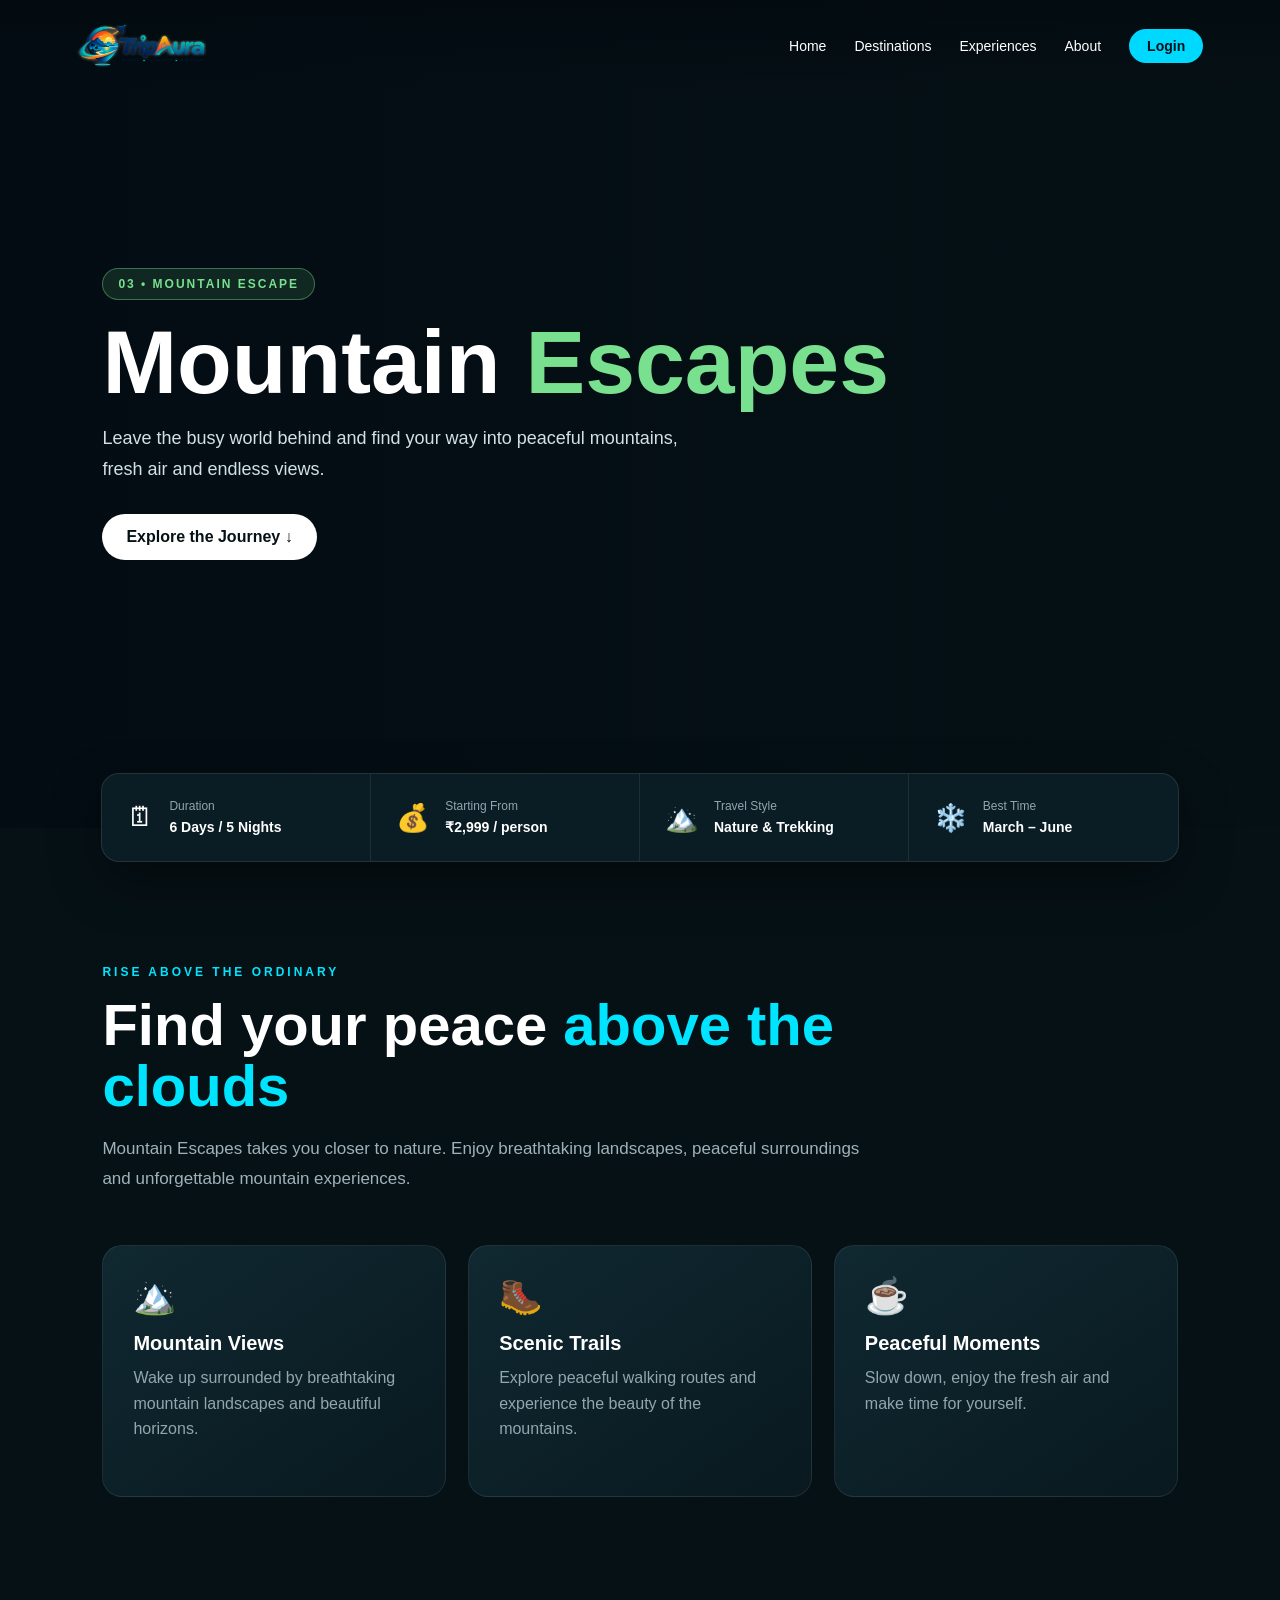
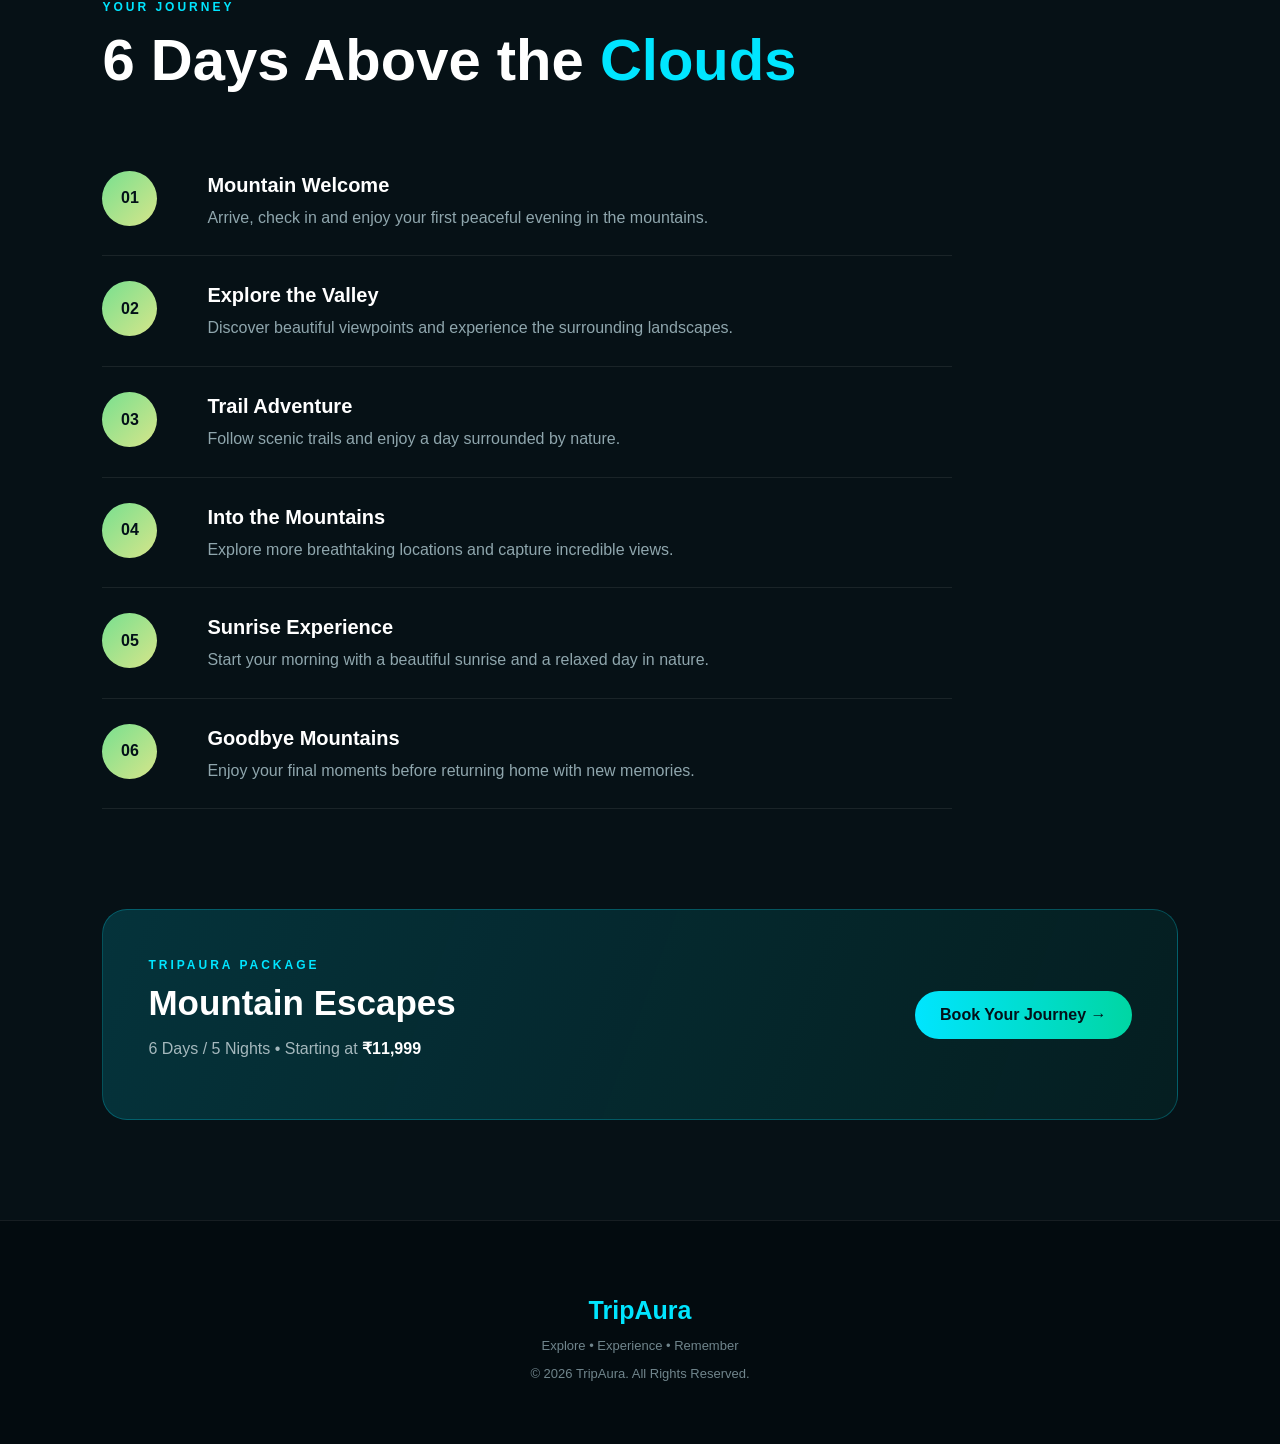
<file: mountain.html>
<!DOCTYPE html>
<html lang="en">
<head>
    <meta charset="UTF-8">
    <meta name="viewport" content="width=device-width, initial-scale=1.0">

    <title>TripAura | Mountain Escapes</title>

    <link rel="stylesheet" href="style2.css">
</head>

<body class="destination-page mountain-page">

    <header class="destination-nav">

        <a href="index.html" class="brand">
            <img src="no bg tripaura.jpg" alt="TripAura Logo">
        </a>

        <nav>
            <a href="index.html">Home</a>
            <a href="index.html#destinations">Destinations</a>
            <a href="index.html#experiences">Experiences</a>
            <a href="index.html#about">About</a>
            <a href="login.html" class="nav-login">Login</a>
        </nav>

    </header>

    <section class="destination-hero">

        <video autoplay muted loop playsinline>
            <source src="12344963_1920_1080_25fps (1).mp4" type="video/mp4">
        </video>

        <div class="destination-overlay"></div>

        <div class="destination-hero-content">

            <span class="destination-tag">03 • MOUNTAIN ESCAPE</span>

            <h1>Mountain <span>Escapes</span></h1>

            <p>
                Leave the busy world behind and find your way
                into peaceful mountains, fresh air and endless views.
            </p>

            <a href="#package" class="hero-explore">
                Explore the Journey ↓
            </a>

        </div>

    </section>

    <section class="quick-info" id="package">

        <div class="info-box">
            <span>🗓</span>
            <div>
                <small>Duration</small>
                <strong>6 Days / 5 Nights</strong>
            </div>
        </div>

        <div class="info-box">
            <span>💰</span>
            <div>
                <small>Starting From</small>
                <strong>₹2,999 / person</strong>
            </div>
        </div>

        <div class="info-box">
            <span>🏔️</span>
            <div>
                <small>Travel Style</small>
                <strong>Nature & Trekking</strong>
            </div>
        </div>

        <div class="info-box">
            <span>❄️</span>
            <div>
                <small>Best Time</small>
                <strong>March – June</strong>
            </div>
        </div>

    </section>

    <section class="destination-content">

        <div class="content-heading">

            <span>RISE ABOVE THE ORDINARY</span>

            <h2>Find your peace <em>above the clouds</em></h2>

            <p>
                Mountain Escapes takes you closer to nature.
                Enjoy breathtaking landscapes, peaceful surroundings
                and unforgettable mountain experiences.
            </p>

        </div>


        <div class="highlight-grid">

            <div class="highlight-card">
                <div class="highlight-icon">🏔️</div>
                <h3>Mountain Views</h3>
                <p>
                    Wake up surrounded by breathtaking mountain
                    landscapes and beautiful horizons.
                </p>
            </div>

            <div class="highlight-card">
                <div class="highlight-icon">🥾</div>
                <h3>Scenic Trails</h3>
                <p>
                    Explore peaceful walking routes and experience
                    the beauty of the mountains.
                </p>
            </div>

            <div class="highlight-card">
                <div class="highlight-icon">☕</div>
                <h3>Peaceful Moments</h3>
                <p>
                    Slow down, enjoy the fresh air and make time
                    for yourself.
                </p>
            </div>

        </div>

    </section>

    <section class="itinerary-section">

        <div class="section-title">
            <span>YOUR JOURNEY</span>
            <h2>6 Days Above the <em>Clouds</em></h2>
        </div>


        <div class="timeline">

            <div class="timeline-item">
                <div class="day">01</div>

                <div>
                    <h3>Mountain Welcome</h3>
                    <p>
                        Arrive, check in and enjoy your first
                        peaceful evening in the mountains.
                    </p>
                </div>
            </div>


            <div class="timeline-item">
                <div class="day">02</div>

                <div>
                    <h3>Explore the Valley</h3>
                    <p>
                        Discover beautiful viewpoints and
                        experience the surrounding landscapes.
                    </p>
                </div>
            </div>


            <div class="timeline-item">
                <div class="day">03</div>

                <div>
                    <h3>Trail Adventure</h3>
                    <p>
                        Follow scenic trails and enjoy a day
                        surrounded by nature.
                    </p>
                </div>
            </div>


            <div class="timeline-item">
                <div class="day">04</div>

                <div>
                    <h3>Into the Mountains</h3>
                    <p>
                        Explore more breathtaking locations
                        and capture incredible views.
                    </p>
                </div>
            </div>


            <div class="timeline-item">
                <div class="day">05</div>

                <div>
                    <h3>Sunrise Experience</h3>
                    <p>
                        Start your morning with a beautiful
                        sunrise and a relaxed day in nature.
                    </p>
                </div>
            </div>


            <div class="timeline-item">
                <div class="day">06</div>

                <div>
                    <h3>Goodbye Mountains</h3>
                    <p>
                        Enjoy your final moments before
                        returning home with new memories.
                    </p>
                </div>
            </div>

        </div>

    </section>

    <section class="package-section">

        <div class="package-box">

            <div>
                <span class="package-label">TRIPAURA PACKAGE</span>

                <h2>Mountain Escapes</h2>

                <p>
                    6 Days / 5 Nights • Starting at
                    <strong>₹11,999</strong>
                </p>
            </div>

            <a href="login.html" class="book-button">
                Book Your Journey →
            </a>

        </div>

    </section>


    <footer>
        <h3>TripAura</h3>
        <p>Explore • Experience • Remember</p>
        <p>© 2026 TripAura. All Rights Reserved.</p>
    </footer>

</body>
</html>
</file>
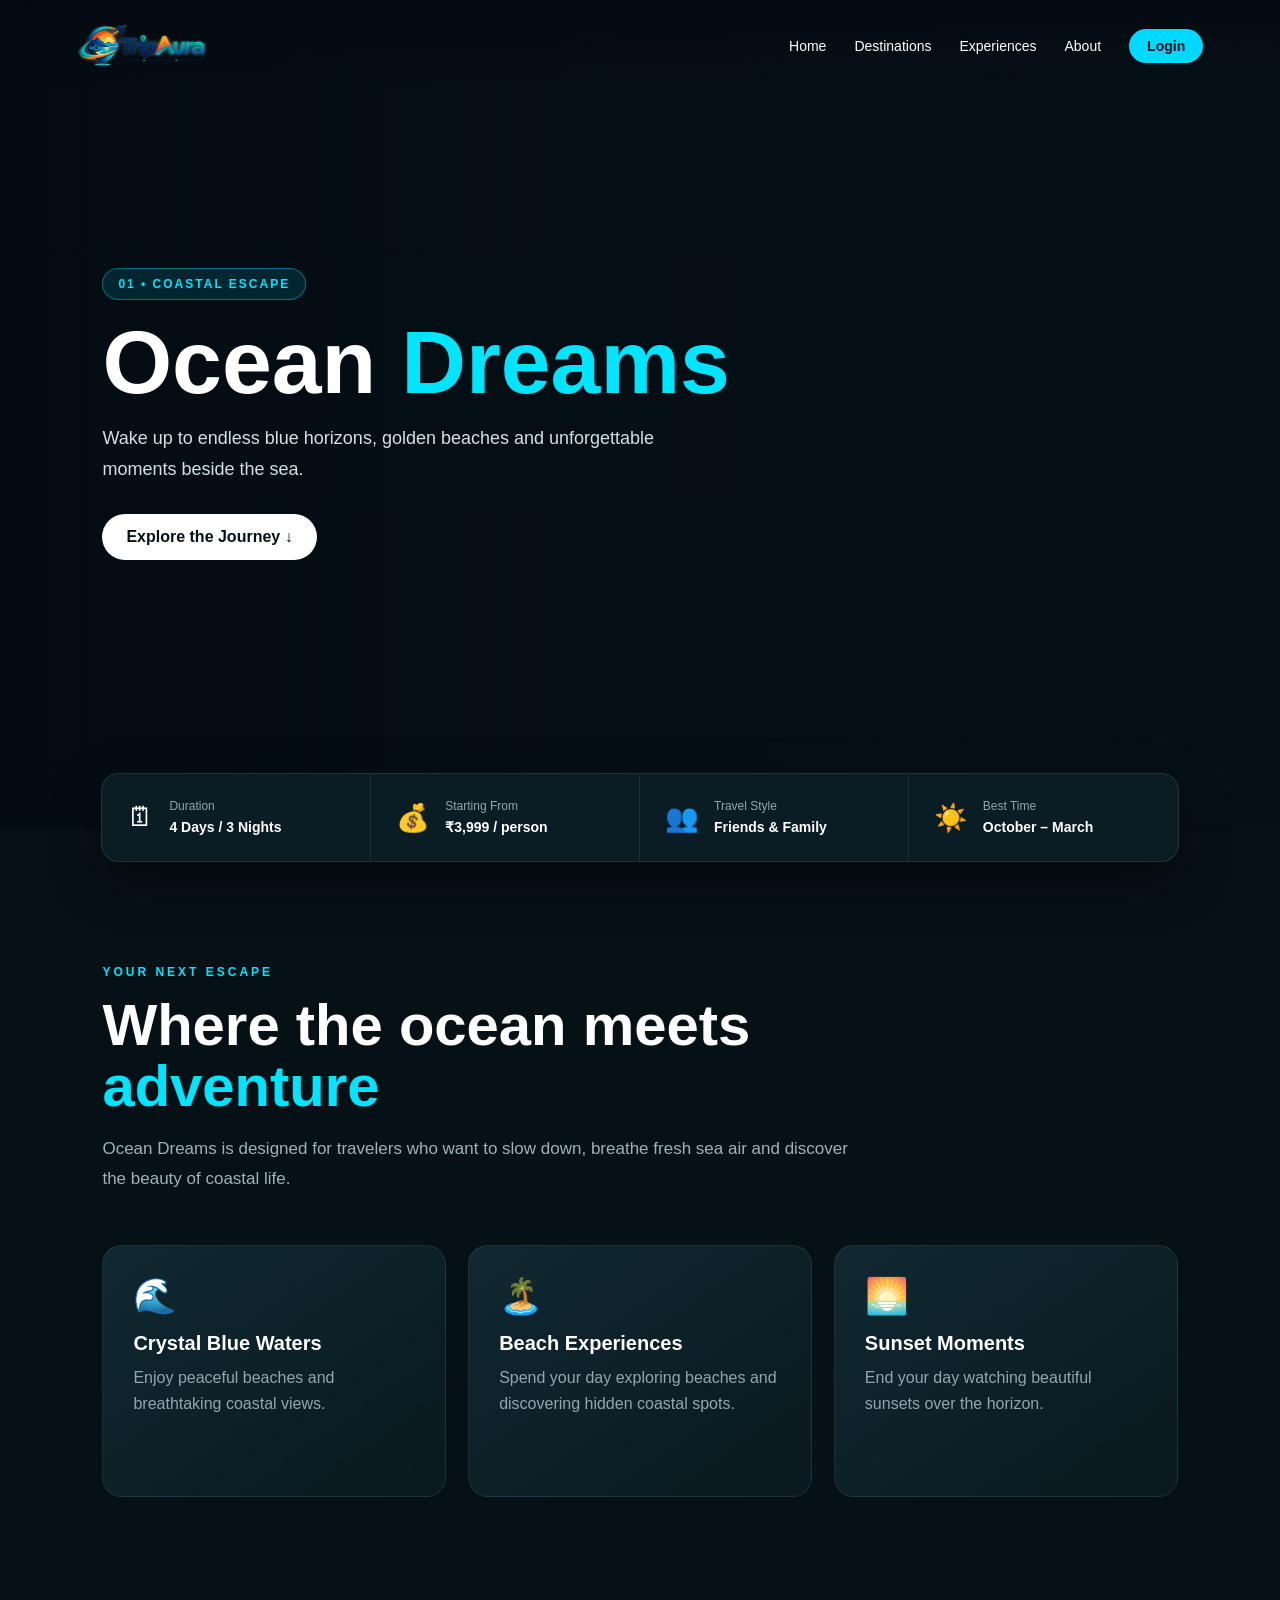
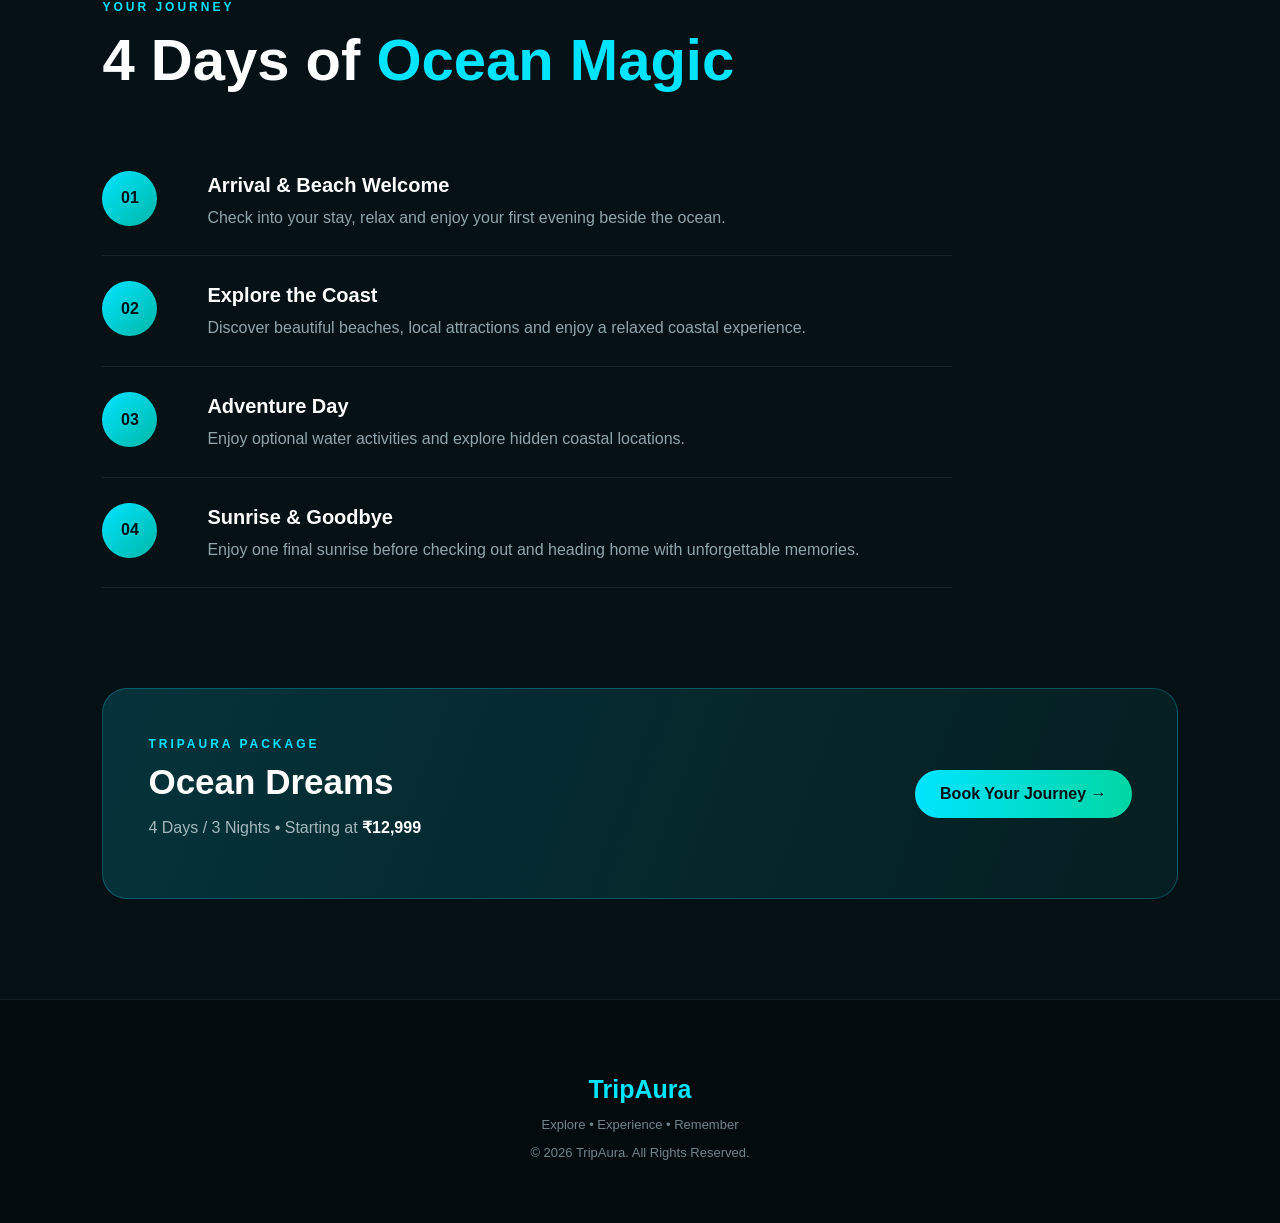
<file: ocean.html>
<!DOCTYPE html>
<html lang="en">
<head>
    <meta charset="UTF-8">
    <meta name="viewport" content="width=device-width, initial-scale=1.0">

    <title>TripAura | Ocean Dreams</title>

    <link rel="stylesheet" href="style2.css">
</head>

<body class="destination-page ocean-page">

    <header class="destination-nav">

        <a href="index.html" class="brand">
            <img src="no bg tripaura.jpg" alt="TripAura Logo">
        </a>

        <nav>
            <a href="index.html">Home</a>
            <a href="index.html#destinations">Destinations</a>
            <a href="index.html#experiences">Experiences</a>
            <a href="index.html#about">About</a>
            <a href="login.html" class="nav-login">Login</a>
        </nav>

    </header>

    <section class="destination-hero">

        <video autoplay muted loop playsinline>
            <source src="12230297_3840_2160_24fps.mp4" type="video/mp4">
        </video>

        <div class="destination-overlay"></div>

        <div class="destination-hero-content">

            <span class="destination-tag">01 • COASTAL ESCAPE</span>

            <h1>Ocean <span>Dreams</span></h1>

            <p>
                Wake up to endless blue horizons, golden beaches
                and unforgettable moments beside the sea.
            </p>

            <a href="#package" class="hero-explore">
                Explore the Journey ↓
            </a>

        </div>

    </section>

    <section class="quick-info" id="package">

        <div class="info-box">
            <span>🗓</span>
            <div>
                <small>Duration</small>
                <strong>4 Days / 3 Nights</strong>
            </div>
        </div>

        <div class="info-box">
            <span>💰</span>
            <div>
                <small>Starting From</small>
                <strong>₹3,999 / person</strong>
            </div>
        </div>

        <div class="info-box">
            <span>👥</span>
            <div>
                <small>Travel Style</small>
                <strong>Friends & Family</strong>
            </div>
        </div>

        <div class="info-box">
            <span>☀️</span>
            <div>
                <small>Best Time</small>
                <strong>October – March</strong>
            </div>
        </div>

    </section>

    <section class="destination-content">

        <div class="content-heading">

            <span>YOUR NEXT ESCAPE</span>

            <h2>Where the ocean meets <em>adventure</em></h2>

            <p>
                Ocean Dreams is designed for travelers who want to
                slow down, breathe fresh sea air and discover the
                beauty of coastal life.
            </p>

        </div>


        <div class="highlight-grid">

            <div class="highlight-card">
                <div class="highlight-icon">🌊</div>
                <h3>Crystal Blue Waters</h3>
                <p>
                    Enjoy peaceful beaches and breathtaking coastal views.
                </p>
            </div>

            <div class="highlight-card">
                <div class="highlight-icon">🏝️</div>
                <h3>Beach Experiences</h3>
                <p>
                    Spend your day exploring beaches and discovering hidden
                    coastal spots.
                </p>
            </div>

            <div class="highlight-card">
                <div class="highlight-icon">🌅</div>
                <h3>Sunset Moments</h3>
                <p>
                    End your day watching beautiful sunsets over the horizon.
                </p>
            </div>

        </div>

    </section>

    <section class="itinerary-section">

        <div class="section-title">
            <span>YOUR JOURNEY</span>
            <h2>4 Days of <em>Ocean Magic</em></h2>
        </div>


        <div class="timeline">

            <div class="timeline-item">
                <div class="day">01</div>

                <div>
                    <h3>Arrival & Beach Welcome</h3>
                    <p>
                        Check into your stay, relax and enjoy your first
                        evening beside the ocean.
                    </p>
                </div>
            </div>


            <div class="timeline-item">
                <div class="day">02</div>

                <div>
                    <h3>Explore the Coast</h3>
                    <p>
                        Discover beautiful beaches, local attractions
                        and enjoy a relaxed coastal experience.
                    </p>
                </div>
            </div>


            <div class="timeline-item">
                <div class="day">03</div>

                <div>
                    <h3>Adventure Day</h3>
                    <p>
                        Enjoy optional water activities and explore
                        hidden coastal locations.
                    </p>
                </div>
            </div>


            <div class="timeline-item">
                <div class="day">04</div>

                <div>
                    <h3>Sunrise & Goodbye</h3>
                    <p>
                        Enjoy one final sunrise before checking out
                        and heading home with unforgettable memories.
                    </p>
                </div>
            </div>

        </div>

    </section>

    <section class="package-section">

        <div class="package-box">

            <div>
                <span class="package-label">TRIPAURA PACKAGE</span>

                <h2>Ocean Dreams</h2>

                <p>
                    4 Days / 3 Nights • Starting at
                    <strong>₹12,999</strong>
                </p>
            </div> 

            <a href="login.html" class="book-button">
                Book Your Journey →
            </a>

        </div>

    </section>

    <footer>
        <h3>TripAura</h3>
        <p>Explore • Experience • Remember</p>
        <p>© 2026 TripAura. All Rights Reserved.</p>
    </footer>

</body>
</html>
</file>
<file: Style.css>
* {
    margin: 0; 
    padding: 0;
    box-sizing: border-box;
}

html {
    scroll-behavior: smooth;
}

body {
    font-family: Arial, Helvetica, sans-serif;
    background: #04131d;
    color: white;
    overflow-x: hidden;
}

a {
    text-decoration: none;
    color: inherit;
}

.hero {
    position: relative;
    min-height: 100vh;
    overflow: hidden;
}

.hero-video {
    position: absolute;
    inset: 0;

    width: 100%;
    height: 100%;

    object-fit: cover;

    z-index: -3;
}

.hero-overlay {
    position: absolute;
    inset: 0;

    background:
        linear-gradient(
            90deg,
            rgba(2, 14, 22, 0.92),
            rgba(2, 14, 22, 0.45),
            rgba(2, 14, 22, 0.18)
        );

    z-index: -2;
}


.navbar {
    width: 100%;

    display: flex;
    align-items: center;
    justify-content: space-between;

    padding: 20px 6%;

    position: relative;
    z-index: 10;
}

.logo img {
    width: 150px;
    display: block;
}

.menu-bar {
    display: flex;
    gap: 28px;
}

.menu-bar a {
    font-size: 14px;
    font-weight: 600;

    color: #dce8ed;

    position: relative;

    transition: 0.3s;
}

.menu-bar a::after {
    content: "";

    position: absolute;

    left: 0;
    bottom: -7px;

    width: 0;
    height: 2px;

    background: #00eeee;

    transition: 0.3s;
}

.menu-bar a:hover {
    color: #00eeee;
}

.menu-bar a:hover::after {
    width: 100%;
}


.login-button {
    padding: 11px 22px;

    border: 1px solid #00eeee;
    border-radius: 30px;

    color: #00eeee;

    font-weight: 600;

    transition: 0.3s;
}

.login-button:hover {
    background: #00eeee;
    color: #04131d;

    transform: translateY(-2px);
}

.hero-content {
    position: relative;

    max-width: 750px;

    margin-left: 9%;
    padding-top: 13vh;
}

.small-title,
.section-tag {
    color: #00eeee;

    font-size: 13px;
    letter-spacing: 4px;

    font-weight: 700;
}

.hero-content h1 {
    font-size: clamp(60px, 8vw, 115px);

    line-height: 0.95;

    margin: 22px 0;
}

.hero-content h1 span {
    color: #00eeee;
    display: block;
}

.hero-text {
    max-width: 600px;

    color: #d4e0e5;

    font-size: 18px;

    line-height: 1.8;
}

.hero-buttons {
    display: flex;

    gap: 15px;

    margin-top: 35px;
}

.primary-button,
.secondary-button {
    display: inline-block;

    padding: 15px 25px;

    border-radius: 30px;

    font-weight: 700;

    transition: 0.3s;
}

.primary-button {
    background: #00eeee;
    color: #03141d;
}

.primary-button:hover {
    transform: translateY(-4px);
    box-shadow: 0 15px 35px rgba(0, 238, 238, 0.2);
}

.secondary-button {
    border: 1px solid rgba(255,255,255,0.4);
    color: white;
}

.secondary-button:hover {
    border-color: #00eeee;
    color: #00eeee;
}

.scroll-text {
    position: absolute;

    bottom: 35px;
    left: 9%;

    color: #9cb1ba;

    font-size: 11px;

    letter-spacing: 3px;
}

.section {
    padding: 110px 7%;
}

.section-heading {
    max-width: 750px;

    margin-bottom: 55px;
}

.section-heading h2 {
    font-size: clamp(40px, 5vw, 65px);

    line-height: 1.05;

    margin: 18px 0;
}

.section-heading h2 span {
    color: #00eeee;
}

.section-heading > p:last-child {
    color: #9fb1b9;

    line-height: 1.7;
}

.destinations {
    background:
        radial-gradient(
            circle at top right,
            rgba(0,238,238,0.08),
            transparent 30%
        );
}

.destination-grid {
    display: grid;

    grid-template-columns:
        repeat(3, 1fr);

    gap: 22px;
}

.destination-card {
    position: relative;

    height: 540px;

    overflow: hidden;

    border-radius: 28px;

    background: #0b2531;

    transition: 0.5s;
}

.destination-card:hover {
    transform: translateY(-10px);
}

.destination-card video {
    position: absolute;

    width: 100%;
    height: 100%;

    object-fit: cover;

    transition: 0.7s;
}

.destination-card:hover video {
    transform: scale(1.08);
}

.card-overlay {
    position: absolute;
    inset: 0;

    background:
        linear-gradient(
            transparent 20%,
            rgba(1,12,18,0.25) 45%,
            rgba(1,10,16,0.96) 100%
        );
}

.card-content {
    position: absolute;

    left: 32px;
    right: 32px;
    bottom: 35px;
}

.card-content > span {
    color: #00eeee;

    font-size: 13px;

    letter-spacing: 4px;
}

.card-content h3 {
    font-size: 30px;

    margin: 14px 0;
}

.card-content p {
    color: #c5d3d8;

    line-height: 1.6;

    margin-bottom: 20px;
}

.card-content a {
    color: #00eeee;

    font-weight: 700;

    transition: 0.3s;
}

.card-content a:hover {
    letter-spacing: 1px;
}

.experience {
    display: grid;

    grid-template-columns: 1fr 1fr;

    gap: 70px;

    align-items: center;

    background: #061b26;
}

.experience-image {
    height: 650px;

    border-radius: 30px;

    overflow: hidden;
}

.experience-image video {
    width: 100%;
    height: 100%;

    object-fit: cover;
}

.experience-content > p:not(.section-tag) {
    color: #aebfc6;

    line-height: 1.8;

    margin: 25px 0;
}

.experience-content h2 {
    font-size: clamp(40px, 5vw, 65px);

    margin-top: 18px;
}

.experience-content h2 span {
    color: #00eeee;
}

.features {
    margin-top: 35px;
}

.feature {
    display: flex;

    gap: 20px;

    padding: 20px 0;

    border-bottom: 1px solid rgba(255,255,255,0.08);
}

.feature-number {
    color: #00eeee;

    font-size: 13px;

    letter-spacing: 2px;
}

.feature h3 {
    margin-bottom: 8px;
}

.feature p {
    color: #8fa4ad;

    line-height: 1.6;
}

.showcase {
    background: #04131d;
}

.video-grid {
    display: grid;

    grid-template-columns:
        repeat(4, 1fr);

    gap: 18px;
}

.showcase-video {
    position: relative;

    height: 500px;

    border-radius: 22px;

    overflow: hidden;

    background: #0b2531;
}

.showcase-video video {
    width: 100%;
    height: 100%;

    object-fit: cover;

    transition: 0.7s;
}

.showcase-video:hover video {
    transform: scale(1.08);
}

.video-label {
    position: absolute;

    left: 25px;
    right: 25px;
    bottom: 25px;
}

.video-label span {
    color: #00eeee;

    font-size: 10px;

    letter-spacing: 3px;

    font-weight: 700;
}

.video-label h3 {
    font-size: 22px;

    margin-top: 8px;
}

.about {
    display: grid;

    grid-template-columns: 1fr 1fr;

    gap: 70px;

    align-items: center;

    background: #061b26;
}

.about-content h2 {
    font-size: clamp(40px, 5vw, 65px);

    line-height: 1.05;

    margin: 20px 0;
}

.about-content h2 span {
    color: #00eeee;
}

.about-content > p:not(.section-tag) {
    color: #aebfc6;

    line-height: 1.8;

    margin: 20px 0;
}

.about-content .primary-button {
    margin-top: 20px;
}

.about-image {
    position: relative;

    height: 600px;
}

.about-image img {
    width: 100%;
    height: 100%;

    object-fit: cover;

    border-radius: 30px;
}

.floating-card {
    position: absolute;

    left: 25px;
    bottom: 25px;

    padding: 22px 25px;

    border-radius: 18px;

    background: rgba(4,19,29,0.88);

    backdrop-filter: blur(15px);

    border: 1px solid rgba(255,255,255,0.1);
}

.floating-card strong {
    color: #00eeee;
}

.floating-card p {
    margin-top: 7px;

    color: #c6d5da;

    font-size: 13px;
}

.cta {
    position: relative;

    padding: 140px 7%;

    text-align: center;

    overflow: hidden;

    background:
        linear-gradient(
            135deg,
            #061b26,
            #062b36,
            #04131d
        );
}

.cta::before,
.cta::after {
    content: "";

    position: absolute;

    border-radius: 50%;

    filter: blur(5px);
}

.cta::before {
    width: 250px;
    height: 250px;

    background: rgba(0,238,238,0.08);

    top: -100px;
    left: 10%;
}

.cta::after {
    width: 350px;
    height: 350px;

    background: rgba(0,238,238,0.06);

    bottom: -180px;
    right: 5%;
}

.cta-content {
    position: relative;

    z-index: 2;
}

.cta-content h2 {
    font-size: clamp(45px, 6vw, 80px);

    margin: 20px 0;
}

.cta-content h2 span {
    color: #00eeee;
}

.cta-content > p:not(.section-tag) {
    color: #aebfc6;

    margin-bottom: 30px;
}

footer {
    padding: 60px 7% 25px;

    background: #020d14;
}

.footer-brand img {
    width: 145px;
}

.footer-brand p {
    color: #7f969f;

    margin-top: 10px;
}

.footer-links {
    display: flex;

    gap: 100px;

    margin-top: 45px;
}

.footer-links h3 {
    margin-bottom: 18px;
}

.footer-links a {
    display: block;

    color: #8299a2;

    margin: 10px 0;

    transition: 0.3s;
}

.footer-links a:hover {
    color: #00eeee;
}

.footer-bottom {
    display: flex;

    justify-content: space-between;

    gap: 20px;

    margin-top: 50px;
    padding-top: 25px;

    border-top: 1px solid rgba(255,255,255,0.08);

    color: #607780;

    font-size: 13px;
}

@media (max-width: 1000px) {

    .menu-bar {
        gap: 15px;
    }

    .destination-grid {
        grid-template-columns: 1fr;
    }

    .destination-card {
        height: 500px;
    }

    .experience,
    .about {
        grid-template-columns: 1fr;
    }

    .video-grid {
        grid-template-columns: repeat(2, 1fr);
    }

}


@media (max-width: 750px) {

    .navbar {
        flex-wrap: wrap;

        gap: 20px;
    }

    .menu-bar {
        order: 3;

        width: 100%;

        justify-content: center;

        flex-wrap: wrap;
    }

    .hero-content {
        margin-left: 6%;
        margin-right: 6%;
    }

    .hero-buttons {
        flex-direction: column;

        align-items: flex-start;
    }

    .video-grid {
        grid-template-columns: 1fr;
    }

    .experience-image,
    .about-image {
        height: 450px;
    }

    .footer-bottom {
        flex-direction: column;
    }

}


@media (max-width: 500px) {

    .logo img {
        width: 120px;
    }

    .login-button {
        padding: 9px 15px;
    }

    .menu-bar a {
        font-size: 12px;
    }

    .section {
        padding: 80px 6%;
    }

    .destination-card {
        height: 460px;
    }

}

.login-page {
    min-height: 100vh;
    margin: 0;

    display: flex;
    justify-content: center;
    align-items: center;

    background:
        linear-gradient(rgba(3, 12, 18, 0.78), rgba(3, 12, 18, 0.9)),
        url("bg.jpg");

    background-size: cover;
    background-position: center;
    background-attachment: fixed;

    font-family: Arial, sans-serif;
}

.login-container {
    width: 380px;
    padding: 40px;

    background: rgba(10, 25, 32, 0.88);

    border: 1px solid rgba(0, 220, 255, 0.25);
    border-radius: 20px;

    box-shadow:
        0 20px 60px rgba(0, 0, 0, 0.6),
        0 0 30px rgba(0, 220, 255, 0.08);

    backdrop-filter: blur(12px);

    text-align: center;
}

.login-logo img {
    width: 145px;
    max-height: 90px;
    object-fit: contain;

    margin-bottom: 15px;
}

.login-container h1 {
    margin: 5px 0 8px;

    color: white;
    font-size: 32px;
}

.login-subtitle {
    color: #a9bdc5;
    font-size: 14px;

    margin-bottom: 30px;
}

.input-group {
    text-align: left;
    margin-bottom: 20px;
}

.input-group label {
    display: block;

    color: #dceff3;

    font-size: 14px;
    margin-bottom: 8px;
}

.input-group input {
    width: 100%;
    box-sizing: border-box;

    padding: 13px 15px;

    border: 1px solid rgba(255, 255, 255, 0.15);
    border-radius: 10px;

    background: rgba(255, 255, 255, 0.07);

    color: white;

    outline: none;

    font-size: 14px;

    transition: 0.3s;
}

.input-group input::placeholder {
    color: #82959b;
}

.input-group input:focus {
    border-color: #00d9ff;

    box-shadow: 0 0 10px rgba(0, 217, 255, 0.25);
}

.login-options {
    display: flex;
    justify-content: space-between;
    align-items: center;

    margin: 5px 0 25px;

    font-size: 13px;
}

.remember {
    color: #a9bdc5;

    display: flex;
    align-items: center;
    gap: 6px;
}

.remember input {
    accent-color: #00d9ff;
}

.login-options a {
    color: #00d9ff;
    text-decoration: none;
}

.login-options a:hover {
    text-decoration: underline;
}

.login-submit {
    width: 100%;

    padding: 14px;

    border: none;
    border-radius: 10px;

    background: linear-gradient(
        90deg,
        #00c6ff,
        #00e5a8
    );

    color: #031018;

    font-size: 16px;
    font-weight: bold;

    cursor: pointer;

    transition: 0.3s;
}

.login-submit:hover {
    transform: translateY(-2px);

    box-shadow:
        0 8px 25px rgba(0, 220, 255, 0.3);
}

.divider {
    display: flex;
    align-items: center;

    gap: 12px;

    margin: 28px 0;
}

.divider::before,
.divider::after {
    content: "";

    flex: 1;

    height: 1px;

    background: rgba(255, 255, 255, 0.15);
}

.divider span {
    color: #72868d;
    font-size: 12px;
}


.signup-text {
    color: #9aadb4;

    font-size: 14px;
}

.signup-text a {
    color: #00d9ff;

    text-decoration: none;

    font-weight: bold;
}

.signup-text a:hover {
    text-decoration: underline;
}

.back-home {
    display: inline-block;

    margin-top: 20px;

    color: #dceff3;

    text-decoration: none;

    font-size: 14px;

    transition: 0.3s;
}

.back-home:hover {
    color: #00d9ff;
}

@media (max-width: 500px) {

    .login-container {
        width: calc(100% - 40px);

        padding: 30px 22px;
    }

    .login-container h1 {
        font-size: 27px;
    }

    .login-options {
        font-size: 12px;
    }
}
</file>
<file: style2.css>
.destination-page {
    margin: 0;
    background: #061116;
    color: white;
    font-family: Arial, sans-serif;
}

.destination-nav {
    position: absolute;
    top: 0;
    left: 0;

    width: 100%;
    box-sizing: border-box;

    padding: 18px 6%;

    display: flex;
    align-items: center;
    justify-content: space-between;

    z-index: 20;

    background: linear-gradient(
        rgba(2, 10, 15, 0.8),
        transparent
    );
}

.destination-nav .brand img {
    width: 130px;
}

.destination-nav nav {
    display: flex;
    align-items: center;
    gap: 28px;
}

.destination-nav nav a {
    color: white;
    text-decoration: none;
    font-size: 14px;

    transition: 0.3s;
}

.destination-nav nav a:hover {
    color: #00e5ff;
}

.destination-nav .nav-login {
    padding: 9px 18px;

    border-radius: 20px;

    background: #00d9ff;

    color: #031018;

    font-weight: bold;
}

.destination-hero {
    height: 92vh;
    min-height: 600px;

    position: relative;

    overflow: hidden;

    display: flex;
    align-items: center;
}

.destination-hero video {
    position: absolute;

    width: 100%;
    height: 100%;

    object-fit: cover;

    z-index: 0;
}

.destination-overlay {
    position: absolute;

    inset: 0;

    background:
        linear-gradient(
            90deg,
            rgba(2, 12, 18, 0.92),
            rgba(2, 12, 18, 0.45),
            rgba(2, 12, 18, 0.15)
        );

    z-index: 1;
}

.destination-hero-content {
    position: relative;

    z-index: 2;

    width: min(850px, 85%);

    margin-left: 8%;
}

.destination-tag {
    display: inline-block;

    padding: 8px 15px;

    border-radius: 30px;

    background: rgba(0, 220, 255, 0.12);

    border: 1px solid rgba(0, 220, 255, 0.4);

    color: #00e5ff;

    font-size: 12px;
    font-weight: bold;
    letter-spacing: 2px;
}

.destination-hero h1 {
    margin: 20px 0 10px;

    font-size: clamp(48px, 7vw, 90px);

    line-height: 0.95;
}

.destination-hero h1 span {
    color: #00e5ff;
}

.destination-hero p {
    max-width: 620px;

    color: #d2e1e5;

    font-size: 18px;
    line-height: 1.7;

    margin-bottom: 30px;
}

.hero-explore {
    display: inline-block;

    padding: 14px 24px;

    border-radius: 30px;

    background: white;

    color: #061116;

    text-decoration: none;

    font-weight: bold;

    transition: 0.3s;
}

.hero-explore:hover {
    transform: translateY(-3px);

    box-shadow: 0 10px 30px rgba(255,255,255,0.2);
}

.quick-info {
    width: 84%;
    margin: -55px auto 0;

    position: relative;
    z-index: 5;

    display: grid;
    grid-template-columns: repeat(4, 1fr);

    background: rgba(11, 30, 38, 0.96);

    border: 1px solid rgba(255,255,255,0.1);

    border-radius: 18px;

    overflow: hidden;

    box-shadow: 0 20px 50px rgba(0,0,0,0.4);
}

.info-box {
    padding: 25px;

    display: flex;
    align-items: center;
    gap: 15px;

    border-right: 1px solid rgba(255,255,255,0.08);
}

.info-box:last-child {
    border-right: none;
}

.info-box > span {
    font-size: 27px;
}

.info-box small {
    display: block;

    color: #8fa7ae;

    font-size: 12px;

    margin-bottom: 5px;
}

.info-box strong {
    color: white;

    font-size: 14px;
}

.destination-content {
    width: 84%;

    margin: 100px auto;
}

.content-heading {
    max-width: 760px;

    margin-bottom: 50px;
}

.content-heading > span,
.section-title > span,
.package-label {
    color: #00e5ff;

    font-size: 12px;

    letter-spacing: 3px;

    font-weight: bold;
}

.content-heading h2,
.section-title h2 {
    font-size: clamp(35px, 5vw, 58px);

    line-height: 1.05;

    margin: 15px 0;
}

.content-heading h2 em,
.section-title h2 em {
    color: #00e5ff;

    font-style: normal;
}

.content-heading p {
    color: #9fb2b8;

    font-size: 17px;

    line-height: 1.8;
}

.highlight-grid {
    display: grid;

    grid-template-columns: repeat(3, 1fr);

    gap: 22px;
}

.highlight-card {
    padding: 30px;

    min-height: 190px;

    border-radius: 20px;

    background: linear-gradient(
        145deg,
        #102831,
        #09191f
    );

    border: 1px solid rgba(255,255,255,0.08);

    transition: 0.35s;
}

.highlight-card:hover {
    transform: translateY(-8px);

    border-color: rgba(0,229,255,0.45);

    box-shadow:
        0 15px 35px rgba(0,0,0,0.35);
}

.highlight-icon {
    font-size: 35px;

    margin-bottom: 15px;
}

.highlight-card h3 {
    margin: 0 0 10px;

    font-size: 20px;
}

.highlight-card p {
    color: #91a7ae;

    line-height: 1.6;

    margin: 0;
}

.itinerary-section {
    width: 84%;

    margin: 100px auto;
}

.timeline {
    max-width: 850px;

    margin-top: 55px;
}

.timeline-item {
    display: grid;

    grid-template-columns: 80px 1fr;

    gap: 25px;

    padding: 25px 0;

    border-bottom: 1px solid rgba(255,255,255,0.08);
}

.day {
    width: 55px;
    height: 55px;

    display: flex;
    justify-content: center;
    align-items: center;

    border-radius: 50%;

    background: linear-gradient(
        135deg,
        #00e5ff,
        #00b7a8
    );

    color: #031018;

    font-weight: bold;
}

.timeline-item h3 {
    margin: 3px 0 8px;

    font-size: 20px;
}

.timeline-item p {
    margin: 0;

    color: #8fa6ad;

    line-height: 1.6;
}

.package-section {
    width: 84%;

    margin: 100px auto;
}

.package-box {
    padding: 45px;

    border-radius: 25px;

    display: flex;
    align-items: center;
    justify-content: space-between;

    background:
        linear-gradient(
            110deg,
            rgba(0,229,255,0.16),
            rgba(0,190,160,0.08)
        );

    border: 1px solid rgba(0,229,255,0.25);
}

.package-box h2 {
    font-size: 35px;

    margin: 10px 0;
}

.package-box p {
    color: #a5b8bd;
}

.package-box strong {
    color: white;
}

.book-button {
    padding: 15px 25px;

    border-radius: 30px;

    background: linear-gradient(
        90deg,
        #00e5ff,
        #00d6a3
    );

    color: #031018;

    text-decoration: none;

    font-weight: bold;

    white-space: nowrap;

    transition: 0.3s;
}

.book-button:hover {
    transform: translateY(-3px);

    box-shadow:
        0 10px 30px rgba(0,220,255,0.25);
}

.destination-page footer {
    text-align: center;

    padding: 50px 20px;

    background: #030b0f;

    border-top: 1px solid rgba(255,255,255,0.08);
}

.destination-page footer h3 {
    color: #00e5ff;

    font-size: 25px;

    margin-bottom: 5px;
}

.destination-page footer p {
    color: #70858c;

    font-size: 13px;
}

.ocean-page .destination-hero h1 span {
    color: #00e5ff;
}

.ocean-page .destination-tag {
    color: #00e5ff;
}

.adventure-page .destination-hero h1 span {
    color: #ff8a4c;
}

.adventure-page .destination-tag {
    color: #ff9b62;

    border-color: rgba(255,140,80,0.4);

    background: rgba(255,140,80,0.12);
}

.adventure-page .day {
    background: linear-gradient(
        135deg,
        #ff9b62,
        #ffcf5a
    );
}

.mountain-page .destination-hero h1 span {
    color: #78e08f;
}

.mountain-page .destination-tag {
    color: #78e08f;

    border-color: rgba(120,224,143,0.4);

    background: rgba(120,224,143,0.12);
}

.mountain-page .day {
    background: linear-gradient(
        135deg,
        #78e08f,
        #d6e58a
    );
}

@media (max-width: 800px) {

    .destination-nav {
        padding: 15px 5%;
    }

    .destination-nav nav {
        gap: 12px;
    }

    .destination-nav nav a {
        font-size: 12px;
    }

    .destination-nav nav a:nth-child(3),
    .destination-nav nav a:nth-child(4) {
        display: none;
    }

    .destination-hero {
        min-height: 650px;
    }

    .destination-hero-content {
        margin-left: 6%;
    }

    .destination-hero p {
        font-size: 15px;
    }

    .quick-info {
        grid-template-columns: 1fr 1fr;

        margin-top: -35px;
    }

    .info-box {
        border-bottom: 1px solid rgba(255,255,255,0.08);
    }

    .highlight-grid {
        grid-template-columns: 1fr;
    }

    .package-box {
        flex-direction: column;

        align-items: flex-start;

        gap: 25px;
    }
}


@media (max-width: 500px) {

    .destination-nav .brand img {
        width: 100px;
    }

    .destination-nav nav a:nth-child(2) {
        display: none;
    }

    .destination-hero h1 {
        font-size: 48px;
    }

    .quick-info {
        grid-template-columns: 1fr;
    }

    .info-box {
        border-right: none;
    }

    .destination-content,
    .itinerary-section,
    .package-section {
        width: 90%;
    }

    .timeline-item {
        grid-template-columns: 55px 1fr;

        gap: 15px;
    }

    .day {
        width: 45px;
        height: 45px;
    }

    .package-box {
        padding: 30px 25px;
    }
}
</file>
